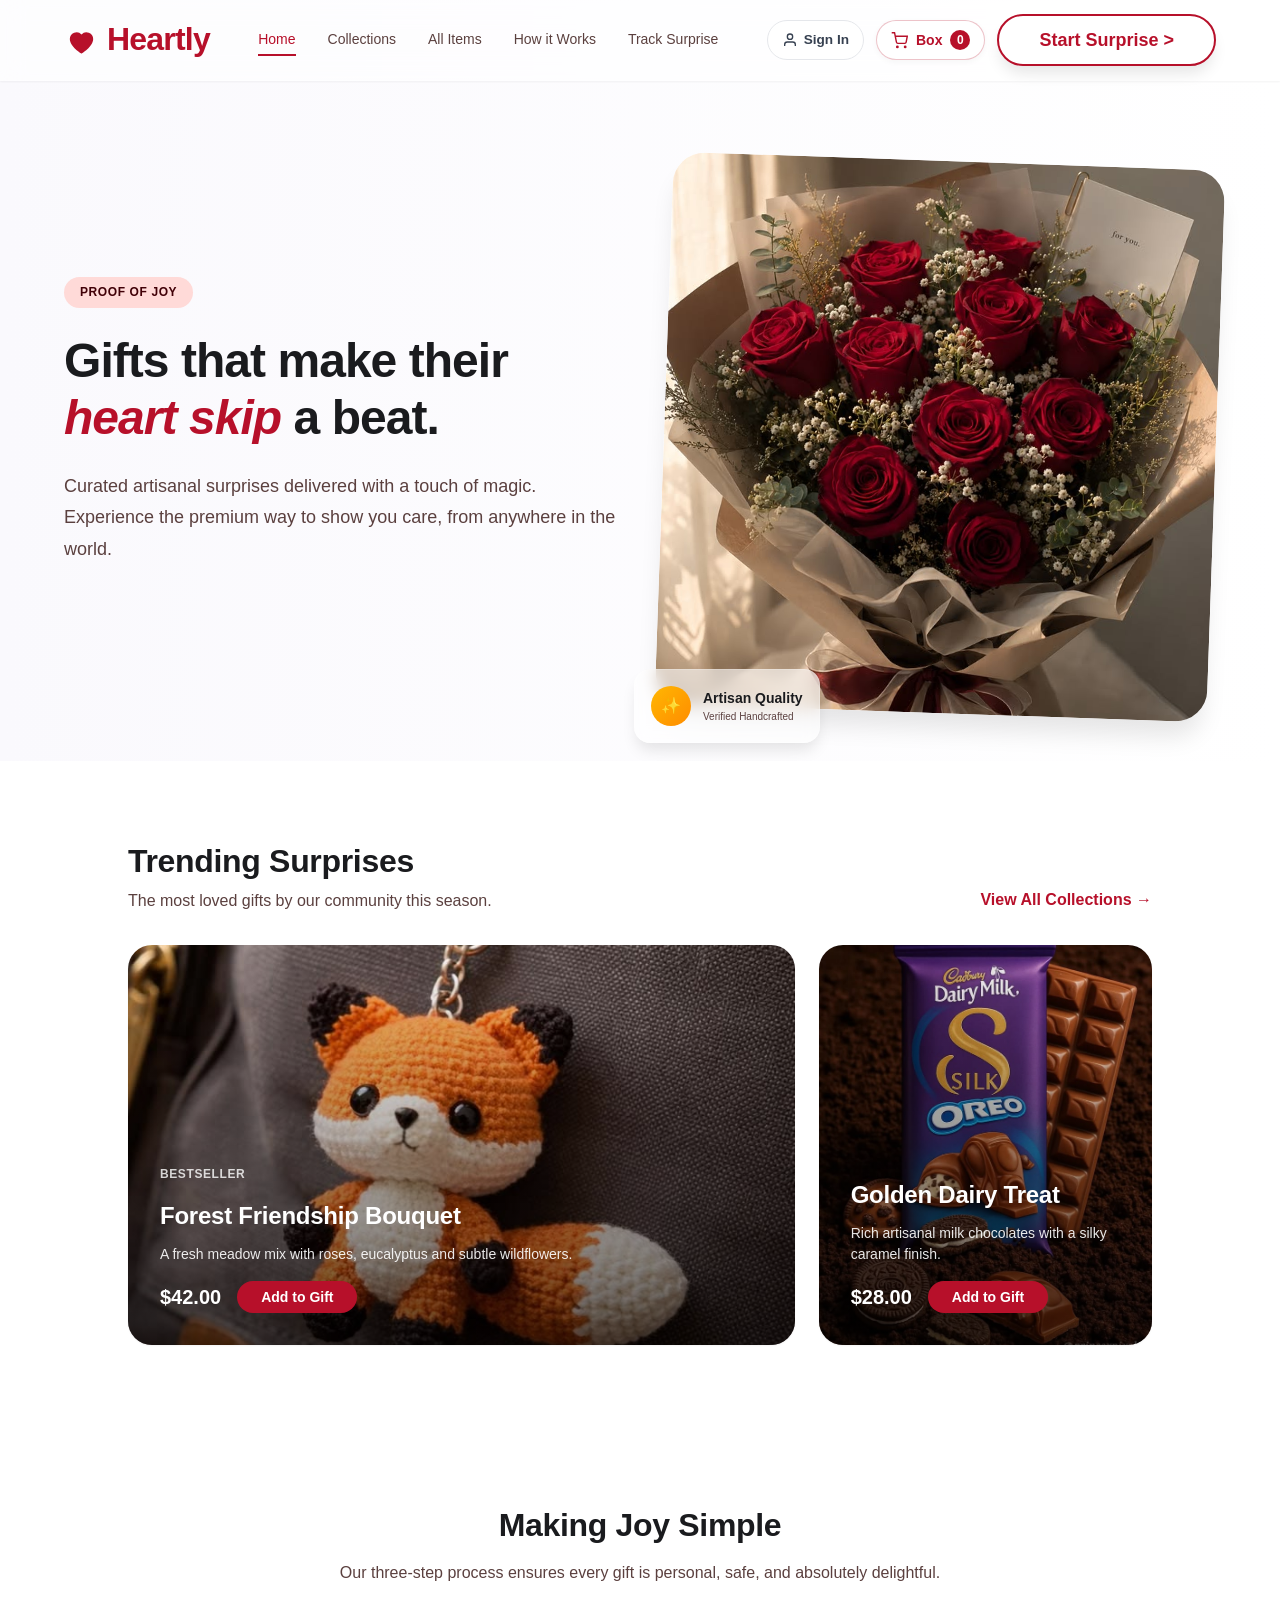
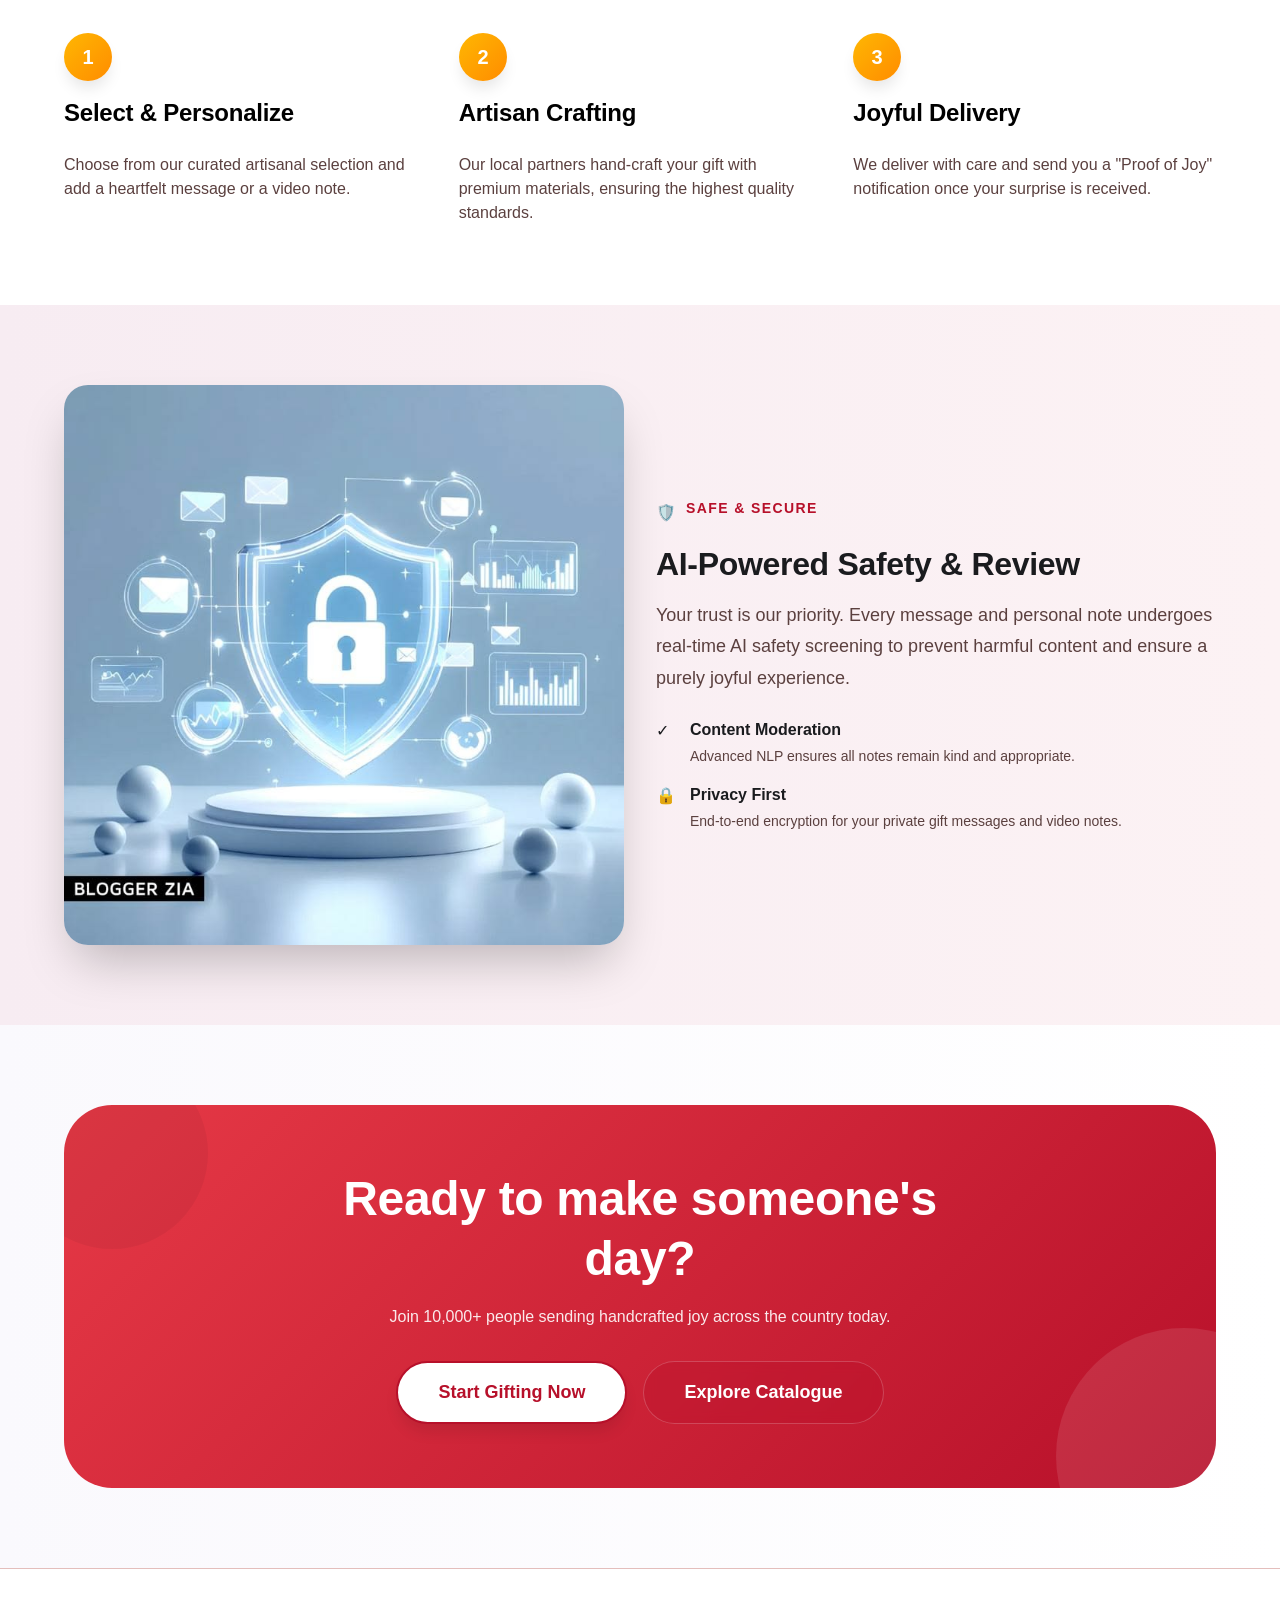
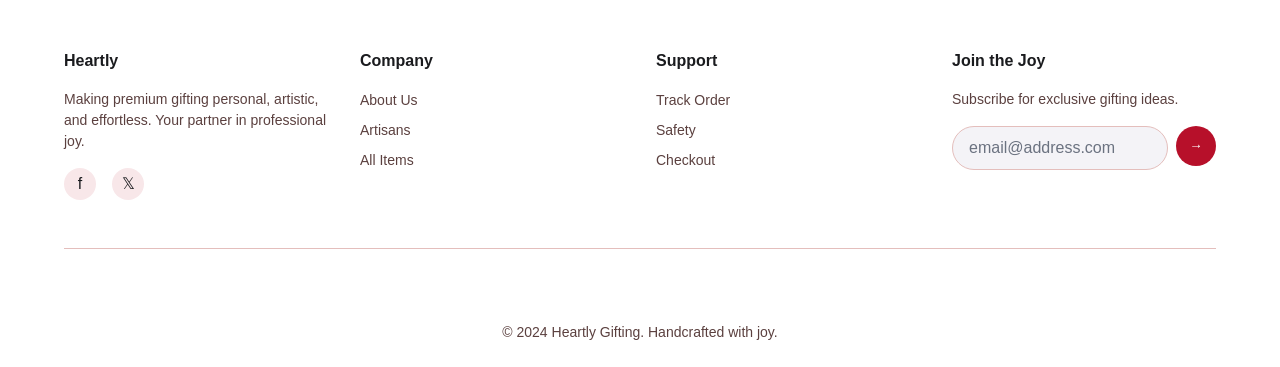
<file: index.html>
<!DOCTYPE html>
<html lang="en">
<head>
    <meta charset="UTF-8">
    <meta name="viewport" content="width=device-width, initial-scale=1.0">
    <title>Heartly - Premium Artisanal Gifting</title>
    <link rel="stylesheet" href="styles.css">
    <link rel="stylesheet" href="cart.css">
    <link rel="stylesheet" href="auth.css">
</head>
<body>
    <!-- Navigation -->
    <nav>
        <div class="nav-container">
            <a href="index.html" class="logo">
                <svg viewBox="0 0 24 24" class="logo-icon" aria-hidden="true">
                    <path d="M12 21s-8-4.7-8-10a4.6 4.6 0 0 1 8-3.1A4.6 4.6 0 0 1 20 11c0 5.3-8 10-8 10z"/>
                </svg>
                <span class="logo-text">Heartly</span>
            </a>
            <div class="nav-links">
                <a href="index.html" class="active">Home</a>
                <a href="category.html">Collections</a>
                <a href="items.html">All Items</a>
                <a href="#how">How it Works</a>
                <a href="track.html">Track Surprise</a>
            </div>
            <div class="nav-actions">
                <div class="nav-auth-slot"></div>
                <a href="checkout.html" class="cart-nav-link" aria-label="View Surprise Box">
                    <svg viewBox="0 0 24 24" class="cart-icon-svg"><circle cx="9" cy="21" r="1"/><circle cx="20" cy="21" r="1"/><path d="M1 1h4l2.68 13.39a2 2 0 0 0 2 1.61h9.72a2 2 0 0 0 2-1.61L23 6H6"/></svg>
                    <span>Box</span>
                    <span class="cart-badge" id="cart-count">0</span>
                </a>
                <a href="category.html" class="btn btn-primary btn-pill" style="text-decoration:none; display:inline-flex; align-items:center; justify-content:center;">
                    Start Surprise >
                </a>
            </div>
        </div>
    </nav>

    <!-- Hero Section -->
    <section class="hero">
        <div class="hero-content">
            <div class="hero-text">
                <span class="badge">PROOF OF JOY</span>
                <h1>
                    Gifts that make their
                    <br>
                    <span class="italic">heart skip</span> a beat.
                </h1>
                <p class="hero-tagline">
                    Curated artisanal surprises delivered with a touch of magic.
                    Experience the premium way to show you care, from anywhere in the world.
                </p>
                
                <!-- <form class="quick-form">
                    <div class="form-group">
                        <div class="form-field">
                            <label>Surprise Type</label>
                            <select>
                                <option>Artisan Bouquet</option>
                                <option>Artisan Tea</option>
                                <option>Chocolates</option>
                            </select>
                        </div>
                        <div class="form-field">
                            <label>Delivery Date</label>
                            <input type="date" placeholder="mm/dd/yyyy">
                        </div>
                    </div>
                    <button type="submit" class="btn-submit">→ Send a Surprise</button>
                </form> -->
            </div>

            <div class="hero-image">
                <div class="hero-image-wrapper">
                    <img src="image/g.jpeg" alt="Artisan Flowers">
                </div>
                <div class="floating-card">
                    <div class="floating-icon">✨</div>
                    <div class="floating-text">
                        <h4>Artisan Quality</h4>
                        <p>Verified Handcrafted</p>
                    </div>
                </div>
            </div>
        </div>
    </section>

    <!-- Trending Surprises Section -->
    <section class="section-trending" id="gifts">
        <div class="container">
            <div class="section-header">
                <div class="section-header-content">
                    <h2>Trending Surprises</h2>
                    <p>The most loved gifts by our community this season.</p>
                </div>
                <a href="category.html" class="view-all">View All Collections →</a>
            </div>

            <div class="bento-grid">
                <div class="card-large">
                    <img src="image/box.jpeg" alt="The Midnight Bloom" class="card-large-image">
                    <div class="card-overlay">
                        <div>
                            <span class="badge">Bestseller</span>
                            <h3 class="h3">The Midnight Bloom</h3>
                            <p class="card-description">Hand-selected midnight proteas and silver eucalyptus.</p>
                        </div>
                        <div class="card-footer">
                            <span class="card-price">$85.00</span>
                            <button class="btn-card">Add to Gift</button>
                        </div>
                    </div>
                </div>

                <div class="card-small">
                    <img src="image/boquet.jpeg" alt="Serenity Set" class="card-small-image">
                    <div class="card-overlay">
                        <h3 class="h3">Serenity Set</h3>
                        <p class="card-description">Artisanal wax and botanicals.</p>
                        <div class="card-footer">
                            <span class="card-price">$28.00</span>
                            <button class="btn-card">Add to Gift</button>
                        </div>
                    </div>
                </div>
            </div>
        </div>
    </section>

    <!-- How It Works Section -->
    <section class="section-how" id="how">
        <div class="how-header">
            <h2>Making Joy Simple</h2>
            <p>Our three-step process ensures every gift is personal, safe, and absolutely delightful.</p>
        </div>

        <div class="steps-container">
            <div class="step">
                <div class="step-number">1</div>
                <h3>Select & Personalize</h3>
                <p>Choose from our curated artisanal selection and add a heartfelt message or a video note.</p>
            </div>

            <div class="step">
                <div class="step-number">2</div>
                <h3>Artisan Crafting</h3>
                <p>Our local partners hand-craft your gift with premium materials, ensuring the highest quality standards.</p>
            </div>

            <div class="step">
                <div class="step-number">3</div>
                <h3>Joyful Delivery</h3>
                <p>We deliver with care and send you a "Proof of Joy" notification once your surprise is received.</p>
            </div>
        </div>
    </section>

    <!-- Safety Section -->
    <section class="section-safety" id="safety">
        <div class="safety-container">
            <img src="image/f.jpeg" alt="AI Safety" class="safety-image">
            
            <div class="safety-content">
                <div class="safety-badge">
                    <span class="safety-badge-icon">🛡️</span>
                    <span class="safety-badge-text">Safe & Secure</span>
                </div>
                <h2>AI-Powered Safety & Review</h2>
                <p class="safety-description">
                    Your trust is our priority. Every message and personal note undergoes real-time AI safety screening to prevent harmful content and ensure a purely joyful experience.
                </p>
                
                <div class="safety-list">
                    <div class="safety-item">
                        <span class="safety-item-icon">✓</span>
                        <div class="safety-item-content">
                            <h4>Content Moderation</h4>
                            <p>Advanced NLP ensures all notes remain kind and appropriate.</p>
                        </div>
                    </div>
                    <div class="safety-item">
                        <span class="safety-item-icon">🔒</span>
                        <div class="safety-item-content">
                            <h4>Privacy First</h4>
                            <p>End-to-end encryption for your private gift messages and video notes.</p>
                        </div>
                    </div>
                </div>
            </div>
        </div>
    </section>

    <!-- CTA Section -->
    <section style="padding: 5rem 4rem;">
        <div class="section-cta">
            <div class="cta-content">
                <h2>Ready to make someone's<br>day?</h2>
                <p>Join 10,000+ people sending handcrafted joy across the country today.</p>
                <div class="cta-buttons">
                    <a class="btn-primary" href="category.html" style="text-decoration:none; display:inline-flex; align-items:center; justify-content:center;">Start Gifting Now</a>
                    <a class="btn-secondary" href="items.html" style="text-decoration:none; display:inline-flex; align-items:center; justify-content:center;">Explore Catalogue</a>
                </div>
            </div>
        </div>
    </section>

    <!-- Footer -->
    <footer>
        <div class="footer-content">
            <div class="footer-section">
                <h4>Heartly</h4>
                <p>Making premium gifting personal, artistic, and effortless. Your partner in professional joy.</p>
                <div class="social-links">
                    <div class="social-icon">f</div>
                    <div class="social-icon">𝕏</div>
                </div>
            </div>

            <div class="footer-section">
                <h4>Company</h4>
                <div class="footer-links">
                    <a href="#how">About Us</a>
                    <a href="category.html">Artisans</a>
                    <a href="items.html">All Items</a>
                </div>
            </div>

            <div class="footer-section">
                <h4>Support</h4>
                <div class="footer-links">
                    <a href="track.html">Track Order</a>
                    <a href="#safety">Safety</a>
                    <a href="checkout.html">Checkout</a>
                </div>
            </div>

            <div class="footer-section">
                <h4>Join the Joy</h4>
                <p>Subscribe for exclusive gifting ideas.</p>
                <form class="newsletter-form">
                    <input type="email" class="newsletter-input" placeholder="email@address.com">
                    <button type="submit" class="btn-newsletter">→</button>
                </form>
            </div>
        </div>

        <div class="footer-bottom">
            © 2024 Heartly Gifting. Handcrafted with joy.
        </div>
    </footer>

    <script>
        // Smooth scroll navigation
        document.querySelectorAll('a[href^="#"]').forEach(anchor => {
            anchor.addEventListener('click', function (e) {
                const href = this.getAttribute('href');
                if (!href || href === '#' || href.length < 2) return;
                const target = document.querySelector(href);
                if (target) {
                    e.preventDefault();
                    target.scrollIntoView({ behavior: 'smooth' });
                }
            });
        });

        // Update active nav link on scroll
        window.addEventListener('scroll', () => {
            const sections = document.querySelectorAll('section[id]');
            let current = '';
            
            sections.forEach(section => {
                const sectionTop = section.offsetTop;
                if (pageYOffset >= sectionTop - 200) {
                    current = section.getAttribute('id');
                }
            });

            document.querySelectorAll('.nav-links a').forEach(link => {
                const href = link.getAttribute('href');
                if (href && href.startsWith('#') && href.slice(1) === current) {
                    document.querySelectorAll('.nav-links a').forEach(l => l.classList.remove('active'));
                    link.classList.add('active');
                }
            });
        });

        // Form submission (safe guard if quick-form exists)
        const quickForm = document.querySelector('.quick-form');
        if (quickForm) {
            quickForm.addEventListener('submit', (e) => {
                e.preventDefault();
                alert('Thank you for your interest! This is a demo form.');
            });
        }

        // Newsletter subscription
        const newsletterForm = document.querySelector('.newsletter-form');
        if (newsletterForm) {
            newsletterForm.addEventListener('submit', (e) => {
                e.preventDefault();
                const emailInput = document.querySelector('.newsletter-input');
                const email = emailInput ? emailInput.value : '';
                alert(`Thanks for subscribing with ${email}!`);
                if (emailInput) emailInput.value = '';
            });
        }

        // Add animation on scroll
        const observerOptions = {
            threshold: 0.1,
            rootMargin: '0px 0px -100px 0px'
        };

        const observer = new IntersectionObserver((entries) => {
            entries.forEach(entry => {
                if (entry.isIntersecting) {
                    entry.target.classList.add('animate-in');
                }
            });
        }, observerOptions);

        document.querySelectorAll('.step, .card-large, .card-small, .safety-item').forEach(el => {
            observer.observe(el);
        });
    </script>
    <script src="auth.js"></script>
    <script src="products.js"></script>
    <script src="cart.js"></script>
</body>
</html>
</file>
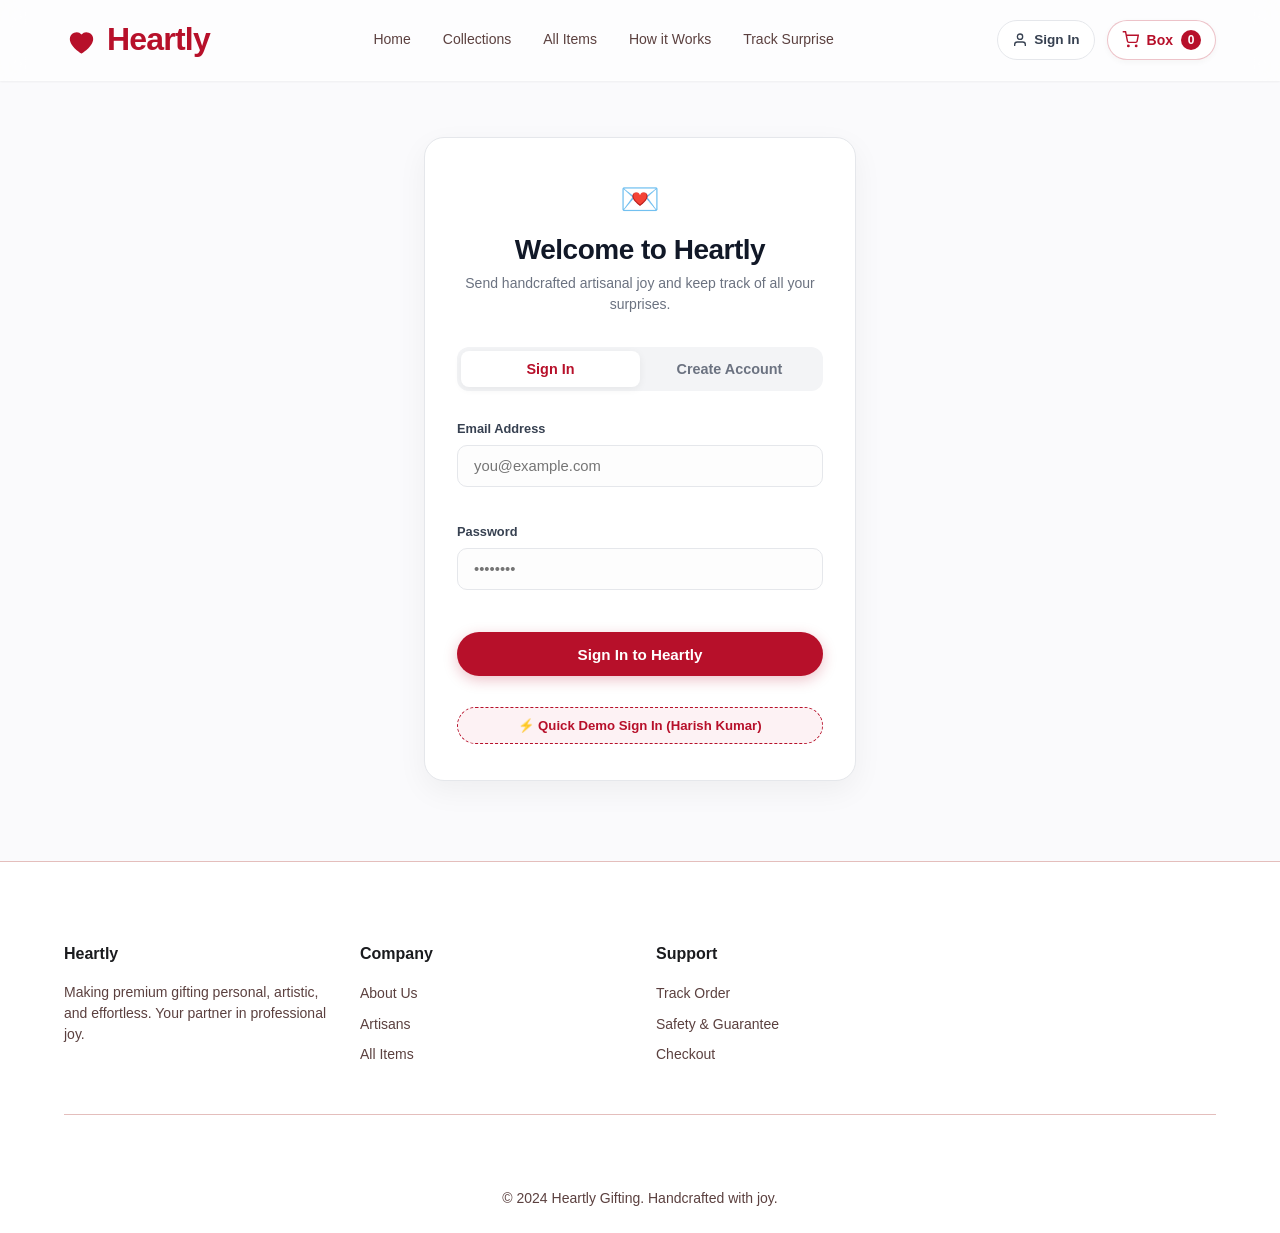
<file: auth.html>
<!DOCTYPE html>
<html lang="en">
<head>
    <meta charset="UTF-8">
    <meta name="viewport" content="width=device-width, initial-scale=1.0">
    <title>Heartly — Sign In & Register</title>
    <link rel="stylesheet" href="styles.css">
    <link rel="stylesheet" href="cart.css">
    <link rel="stylesheet" href="auth.css">
</head>
<body style="background: #fafafc; min-height: 100vh; display: flex; flex-direction: column;">

    <!-- Navigation -->
    <nav>
        <div class="nav-container">
            <a href="index.html" class="logo">
                <svg viewBox="0 0 24 24" class="logo-icon" aria-hidden="true">
                    <path d="M12 21s-8-4.7-8-10a4.6 4.6 0 0 1 8-3.1A4.6 4.6 0 0 1 20 11c0 5.3-8 10-8 10z"/>
                </svg>
                <span class="logo-text">Heartly</span>
            </a>
            <div class="nav-links">
                <a href="index.html">Home</a>
                <a href="category.html">Collections</a>
                <a href="items.html">All Items</a>
                <a href="index.html#how">How it Works</a>
                <a href="track.html">Track Surprise</a>
            </div>
            <div class="nav-actions">
                <div class="nav-auth-slot">
                    <!-- Populated dynamically by auth.js -->
                </div>
                <a href="checkout.html" class="cart-nav-link" aria-label="View Surprise Box">
                    <svg viewBox="0 0 24 24" class="cart-icon-svg"><circle cx="9" cy="21" r="1"/><circle cx="20" cy="21" r="1"/><path d="M1 1h4l2.68 13.39a2 2 0 0 0 2 1.61h9.72a2 2 0 0 0 2-1.61L23 6H6"/></svg>
                    <span>Box</span>
                    <span class="cart-badge" id="cart-count">0</span>
                </a>
            </div>
        </div>
    </nav>

    <!-- Main Auth Container -->
    <main style="flex: 1;">
        <div class="auth-wrapper">
            <div class="auth-card">
                <div class="auth-header">
                    <div style="font-size: 2rem; margin-bottom: 0.5rem;">💌</div>
                    <h1>Welcome to Heartly</h1>
                    <p>Send handcrafted artisanal joy and keep track of all your surprises.</p>
                </div>

                <div class="auth-tabs">
                    <button type="button" class="auth-tab-btn active" id="tab-login">Sign In</button>
                    <button type="button" class="auth-tab-btn" id="tab-register">Create Account</button>
                </div>

                <div id="auth-alert" class="auth-alert"></div>

                <!-- 1. Login Form -->
                <form id="form-login" class="auth-form">
                    <div class="form-group">
                        <label class="form-label" for="login-email">Email Address</label>
                        <input type="email" id="login-email" class="form-input" placeholder="you@example.com" required autocomplete="email" />
                    </div>

                    <div class="form-group">
                        <label class="form-label" for="login-password">Password</label>
                        <input type="password" id="login-password" class="form-input" placeholder="••••••••" required autocomplete="current-password" />
                    </div>

                    <button type="submit" class="btn-auth-submit">Sign In to Heartly</button>

                    <button type="button" id="btn-demo-login" class="btn-demo-quick">
                        ⚡ Quick Demo Sign In (Harish Kumar)
                    </button>
                </form>

                <!-- 2. Registration Form -->
                <form id="form-register" class="auth-form" style="display: none;">
                    <div class="form-group">
                        <label class="form-label" for="reg-name">Full Name</label>
                        <input type="text" id="reg-name" class="form-input" placeholder="Harish Kumar" required />
                    </div>

                    <div class="form-group">
                        <label class="form-label" for="reg-email">Email Address</label>
                        <input type="email" id="reg-email" class="form-input" placeholder="harish@example.com" required autocomplete="email" />
                    </div>

                    <div class="form-group">
                        <label class="form-label" for="reg-phone">Phone Number (Optional)</label>
                        <input type="tel" id="reg-phone" class="form-input" placeholder="+91 98765 43210" />
                    </div>

                    <div class="form-group">
                        <label class="form-label" for="reg-password">Password (min 6 characters)</label>
                        <input type="password" id="reg-password" class="form-input" placeholder="••••••••" minlength="6" required autocomplete="new-password" />
                    </div>

                    <div class="form-group">
                        <label class="form-label" for="reg-confirm">Confirm Password</label>
                        <input type="password" id="reg-confirm" class="form-input" placeholder="••••••••" minlength="6" required autocomplete="new-password" />
                    </div>

                    <button type="submit" class="btn-auth-submit">Create My Account</button>
                </form>
            </div>
        </div>
    </main>

    <!-- Footer -->
    <footer>
        <div class="footer-content">
            <div class="footer-section">
                <h4>Heartly</h4>
                <p>Making premium gifting personal, artistic, and effortless. Your partner in professional joy.</p>
            </div>
            <div class="footer-section">
                <h4>Company</h4>
                <div class="footer-links">
                    <a href="index.html#how">About Us</a>
                    <a href="category.html">Artisans</a>
                    <a href="items.html">All Items</a>
                </div>
            </div>
            <div class="footer-section">
                <h4>Support</h4>
                <div class="footer-links">
                    <a href="track.html">Track Order</a>
                    <a href="index.html#safety">Safety & Guarantee</a>
                    <a href="checkout.html">Checkout</a>
                </div>
            </div>
        </div>
        <div class="footer-bottom">
            © 2024 Heartly Gifting. Handcrafted with joy.
        </div>
    </footer>

    <script src="auth.js"></script>
    <script src="cart.js"></script>
</body>
</html>
</file>
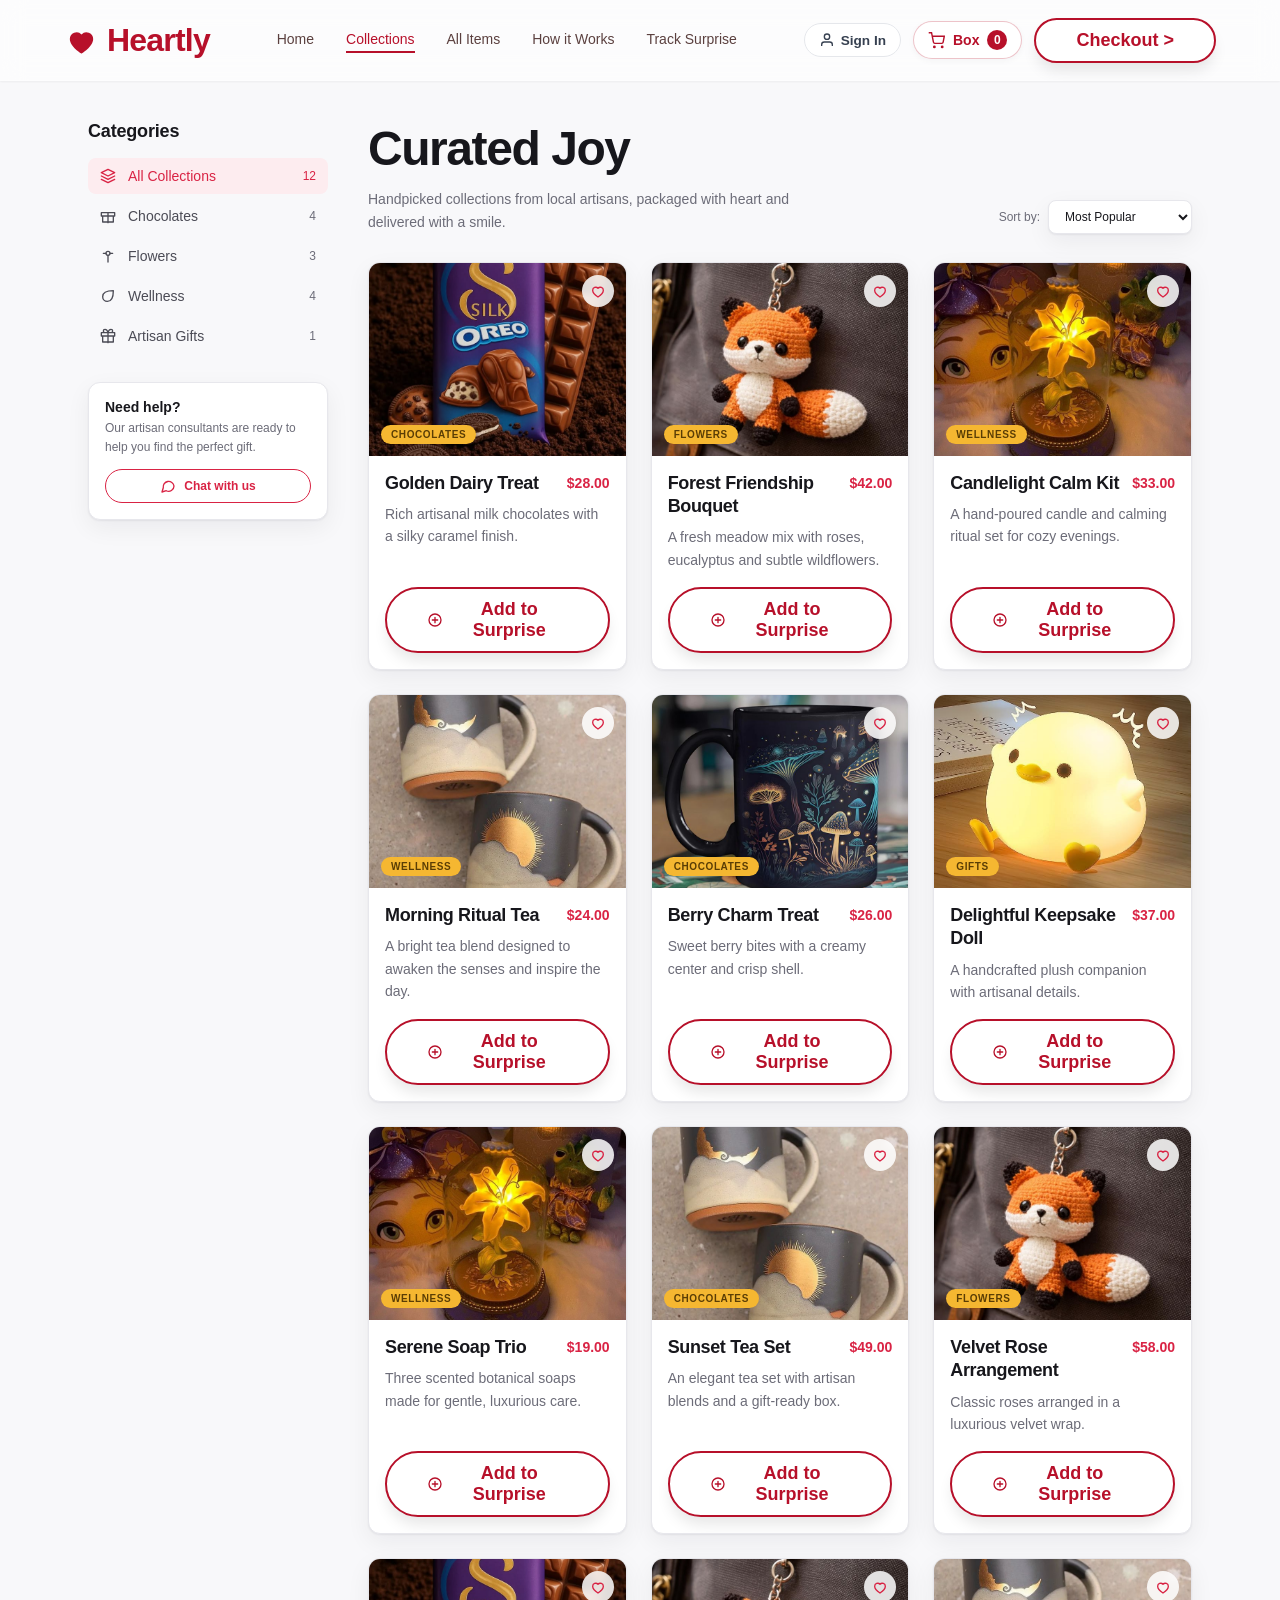
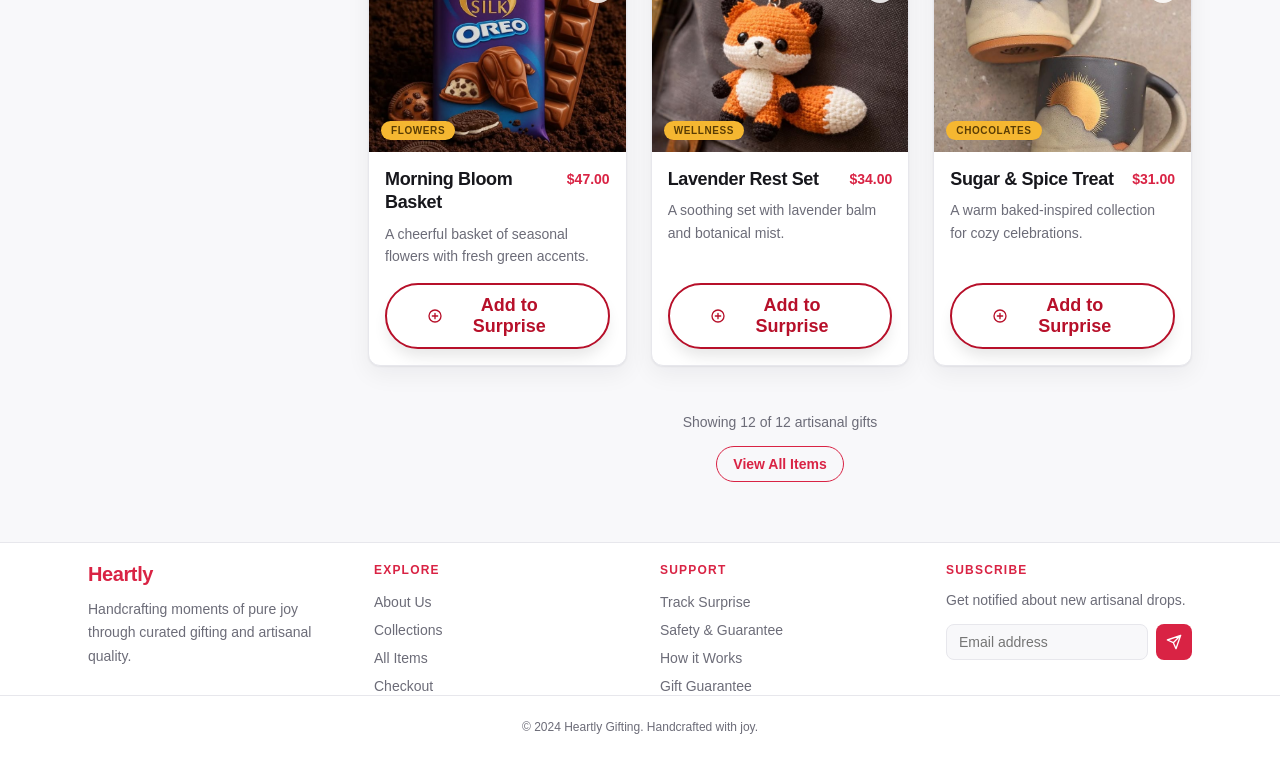
<file: category.html>
<!DOCTYPE html>
<html lang="en">
<head>
<meta charset="utf-8" />
<meta name="viewport" content="width=device-width, initial-scale=1" />
<title>Heartly — Curated Artisan Gift Collections</title>
<meta name="description" content="Handpicked chocolate, flower and wellness gift collections from local artisans, packaged with heart and delivered with a smile." />
<link rel="preconnect" href="https://fonts.googleapis.com" />
<link rel="preconnect" href="https://fonts.gstatic.com" crossorigin />
<link href="https://fonts.googleapis.com/css2?family=Plus+Jakarta+Sans:wght@400;500;600;700;800&display=swap" rel="stylesheet" />
<link rel="stylesheet" href="category.css" />
<link rel="stylesheet" href="cart.css" />
<link rel="stylesheet" href="auth.css" />
</head>
<body>

<!-- HEADER -->
<!-- <nav class="main-nav">
  <div class="container header-inner">
    <a class="logo" href="index.html">
      <svg viewBox="0 0 24 24" class="icon heart-fill"><path d="M12 21s-8-4.7-8-10a4.6 4.6 0 0 1 8-3.1A4.6 4.6 0 0 1 20 11c0 5.3-8 10-8 10z"/></svg>
      Heartly
    </a>
    
      <a href="#gifts">Gifts</a>
      <a href="#how">How it Works</a>
      <a href="#safety">Safety</a>
    
    <a href="checkout.html" class="btn btn-primary btn-pill" style="text-decoration:none; display:inline-flex; align-items:center; justify-content:center;">
      <svg viewBox="0 0 24 24" class="icon"><path d="M20 12v9H4v-9M2 7h20v5H2zM12 22V7M12 7H7.5a2.5 2.5 0 0 1 0-5C11 2 12 7 12 7zM12 7h4.5a2.5 2.5 0 0 0 0-5C13 2 12 7 12 7z"/></svg>
      Track Surprise
    </a>
  </div>
</nav> -->
<nav>
    <div class="nav-container">
        <a href="index.html" class="logo">
            <svg viewBox="0 0 24 24" class="logo-icon" aria-hidden="true">
                <path d="M12 21s-8-4.7-8-10a4.6 4.6 0 0 1 8-3.1A4.6 4.6 0 0 1 20 11c0 5.3-8 10-8 10z"/>
            </svg>
            <span class="logo-text">Heartly</span>
        </a>
        <div class="nav-links">
            <a href="index.html">Home</a>
            <a href="category.html" class="active">Collections</a>
            <a href="items.html">All Items</a>
            <a href="index.html#how">How it Works</a>
            <a href="track.html">Track Surprise</a>
        </div>
        <div class="nav-actions">
            <div class="nav-auth-slot"></div>
            <a href="checkout.html" class="cart-nav-link" aria-label="View Surprise Box">
                <svg viewBox="0 0 24 24" class="cart-icon-svg"><circle cx="9" cy="21" r="1"/><circle cx="20" cy="21" r="1"/><path d="M1 1h4l2.68 13.39a2 2 0 0 0 2 1.61h9.72a2 2 0 0 0 2-1.61L23 6H6"/></svg>
                <span>Box</span>
                <span class="cart-badge" id="cart-count">0</span>
            </a>
            <a href="checkout.html" class="btn btn-primary btn-pill" style="text-decoration:none; display:inline-flex; align-items:center; justify-content:center;">
                Checkout >
            </a>
        </div>
    </div>
</nav>

<div class="container layout">

  <!-- SIDEBAR -->
  <aside class="sidebar">
    <h2 class="sidebar-title">Categories</h2>
    <ul class="cat-list">
      <li><a class="cat is-active" href="#gifts" data-category="all">
        <svg viewBox="0 0 24 24" class="icon"><path d="M12 2L2 7l10 5 10-5-10-5zM2 17l10 5 10-5M2 12l10 5 10-5"/></svg>
        <span>All Collections</span><em>12</em></a></li>
      <li><a class="cat" href="#gifts" data-category="chocolates">
        <svg viewBox="0 0 24 24" class="icon"><path d="M20 12v9H4v-9M2 7h20v5H2zM12 22V7"/></svg>
        <span>Chocolates</span><em>4</em></a></li>
      <li><a class="cat" href="#gifts" data-category="flowers">
        <svg viewBox="0 0 24 24" class="icon"><circle cx="12" cy="8" r="3"/><path d="M12 11v10M9 8H5m14 0h-4"/></svg>
        <span>Flowers</span><em>3</em></a></li>
      <li><a class="cat" href="#gifts" data-category="wellness">
        <svg viewBox="0 0 24 24" class="icon"><path d="M11 20A7 7 0 0 1 4 13c0-6 7-9 16-9 0 9-3 16-9 16z"/></svg>
        <span>Wellness</span><em>4</em></a></li>
      <li><a class="cat" href="#gifts" data-category="gifts">
        <svg viewBox="0 0 24 24" class="icon"><path d="M20 12v9H4v-9M2 7h20v5H2zM12 22V7M12 7H7.5a2.5 2.5 0 0 1 0-5C11 2 12 7 12 7zM12 7h4.5a2.5 2.5 0 0 0 0-5C13 2 12 7 12 7z"/></svg>
        <span>Artisan Gifts</span><em>1</em></a></li>
    </ul>

    <div class="help-card">
      <h3>Need help?</h3>
      <p>Our artisan consultants are ready to help you find the perfect gift.</p>
      <button class="btn btn-outline btn-pill btn-sm">
        <svg viewBox="0 0 24 24" class="icon"><path d="M21 12a8 8 0 0 1-11.6 7.1L3 21l1.9-6.4A8 8 0 1 1 21 12z"/></svg>
        Chat with us
      </button>
    </div>
  </aside>

  <!-- MAIN -->
  <main id="gifts" class="main">
    <h1 class="page-title">Curated Joy</h1>
    <div class="page-meta">
      <p class="lead">Handpicked collections from local artisans, packaged with heart and delivered with a smile.</p>
      <label class="sort">Sort by:
        <select>
          <option>Most Popular</option>
          <option>Newest</option>
          <option>Price: Low to High</option>
          <option>Price: High to Low</option>
        </select>
      </label>
    </div>

    <div class="product-grid" id="category-product-grid">
      <!-- Products loaded dynamically from product.json via products.js -->
    </div>

    <div class="pagination">
      <p>Showing 12 of 12 artisanal gifts</p>
      <a class="btn btn-outline btn-pill" href="items.html"  style="text-decoration:none; display:inline-flex; align-items:center; justify-content:center;">View All Items</a>
    </div>
  </main>
</div>

<!-- FOOTER -->
<footer class="site-footer">
  <div class="container footer-grid">
    <div>
      <span class="footer-logo">Heartly</span>
      <p class="footer-about">Handcrafting moments of pure joy through curated gifting and artisanal quality.</p>
    </div>
    <div>
      <h3 class="footer-title">Explore</h3>
      <ul class="footer-links">
        <li><a href="index.html#how">About Us</a></li>
        <li><a href="category.html">Collections</a></li>
        <li><a href="items.html">All Items</a></li>
        <li><a href="checkout.html">Checkout</a></li>
      </ul>
    </div>
    <div>
      <h3 class="footer-title">Support</h3>
      <ul class="footer-links">
        <li><a href="track.html">Track Surprise</a></li>
        <li><a href="index.html#safety">Safety & Guarantee</a></li>
        <li><a href="index.html#how">How it Works</a></li>
        <li><a href="checkout.html">Gift Guarantee</a></li>
      </ul>
    </div>
    <div>
      <h3 class="footer-title">Subscribe</h3>
      <p class="footer-about">Get notified about new artisanal drops.</p>
      <form class="subscribe" onsubmit="return false">
        <input type="email" placeholder="Email address" aria-label="Email address" required />
        <button type="submit" aria-label="Subscribe">
          <svg viewBox="0 0 24 24" class="icon"><path d="M22 2L11 13M22 2l-7 20-4-9-9-4z"/></svg>
        </button>
      </form>
    </div>
  </div>
  <div class="copyright">© 2024 Heartly Gifting. Handcrafted with joy.</div>
</footer>

<!-- TOAST -->
<div class="toast">
  <span class="toast-icon">
    <svg viewBox="0 0 24 24" class="icon"><path d="M5.8 11.3L2 22l10.7-3.8M4 3h.01M22 8h.01M15 2h.01M22 20h.01M11 13l9-9"/></svg>
  </span>
  <div>
    <p class="toast-title">Added to Surprise!</p>
    <p class="toast-text">Item saved. <a href="checkout.html" style="color:var(--brand); text-decoration:underline; font-weight:600;">Proceed to Checkout &rarr;</a></p>
  </div>
</div>

<script>
  // Safe smooth scroll navigation for valid in-page hash anchors
  document.querySelectorAll('a[href^="#"]').forEach(anchor => {
    anchor.addEventListener('click', function (e) {
      const href = this.getAttribute('href');
      if (!href || href === '#' || href.length < 2) return;
      const target = document.querySelector(href);
      if (target) {
        e.preventDefault();
        target.scrollIntoView({ behavior: 'smooth' });
      }
    });
  });

  // Newsletter subscribe form
  const subscribeForm = document.querySelector('.subscribe');
  if (subscribeForm) {
    subscribeForm.addEventListener('submit', (e) => {
      e.preventDefault();
      const input = subscribeForm.querySelector('input');
      if (input && input.value) {
        alert(`Thanks for subscribing with ${input.value}!`);
        input.value = '';
      }
    });
  }
</script>
<script src="auth.js"></script>
<script src="products.js"></script>
<script src="cart.js"></script>
</body>
</html>
</file>
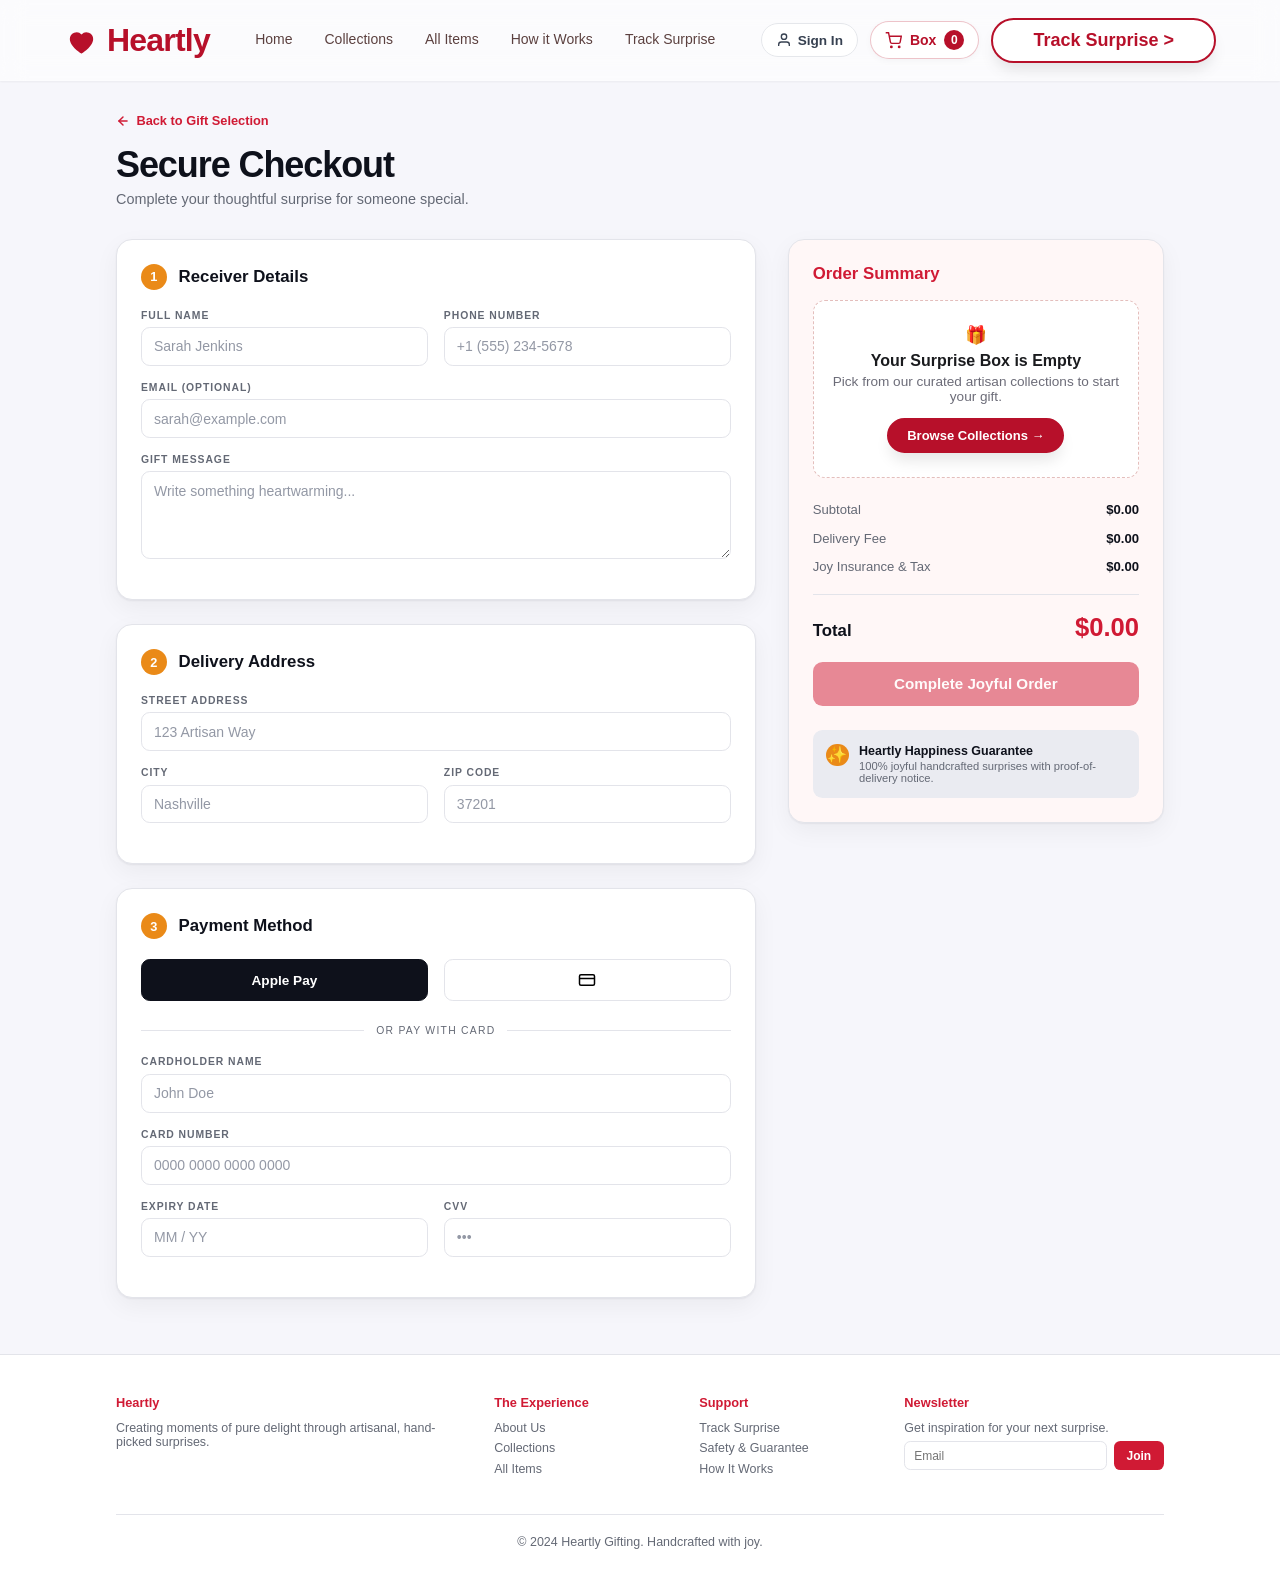
<file: checkout.html>
<!DOCTYPE html>
<html lang="en">
<head>
<meta charset="utf-8" />
<meta name="viewport" content="width=device-width, initial-scale=1" />
<title>Secure Checkout | Heartly Gifting</title>
<meta name="description" content="Complete your thoughtful surprise with Heartly's secure checkout — handcrafted gifts, joyful delivery, 100% happiness guarantee." />
<link rel="stylesheet" href="checkout.css" />
<link rel="stylesheet" href="cart.css" />
<link rel="stylesheet" href="auth.css" />
</head>
<body>
<div class="hy-page">

  <!-- <header class="hy-nav">
    <div class="hy-wrap hy-nav-inner">
      <a class="hy-logo" href="#">
        <svg width="18" height="18" viewBox="0 0 24 24" fill="currentColor"><path d="M12 21s-7.5-4.7-9.3-9A5.2 5.2 0 0 1 12 6.6a5.2 5.2 0 0 1 9.3 5.4C19.5 16.3 12 21 12 21z"/></svg>
        Heartly
      </a>
      <nav class="hy-links">
        <a href="#gifts">Gifts</a>
        <a href="#how">How It Works</a>
        <a href="#safety">Safety</a>
      </nav>
      <button class="hy-pill">Track Surprise</button>
    </div>
  </header> -->
  <nav>
        <div class="nav-container">
            <a href="index.html" class="logo">
                <svg viewBox="0 0 24 24" class="logo-icon" aria-hidden="true">
                    <path d="M12 21s-8-4.7-8-10a4.6 4.6 0 0 1 8-3.1A4.6 4.6 0 0 1 20 11c0 5.3-8 10-8 10z"/>
                </svg>
                <span class="logo-text">Heartly</span>
            </a>
            <div class="nav-links">
                <a href="index.html">Home</a>
                <a href="category.html">Collections</a>
                <a href="items.html">All Items</a>
                <a href="index.html#how">How it Works</a>
                <a href="track.html">Track Surprise</a>
            </div>
            <div class="nav-actions">
                <div class="nav-auth-slot"></div>
                <a href="checkout.html" class="cart-nav-link" aria-label="View Surprise Box">
                    <svg viewBox="0 0 24 24" class="cart-icon-svg"><circle cx="9" cy="21" r="1"/><circle cx="20" cy="21" r="1"/><path d="M1 1h4l2.68 13.39a2 2 0 0 0 2 1.61h9.72a2 2 0 0 0 2-1.61L23 6H6"/></svg>
                    <span>Box</span>
                    <span class="cart-badge" id="cart-count">0</span>
                </a>
                <a href="track.html" class="btn btn-primary btn-pill" style="text-decoration:none; display:inline-flex; align-items:center; justify-content:center;">
                    Track Surprise >
                </a>
            </div>
        </div>
    </nav>

  <main class="hy-wrap">
    <a class="hy-back" href="category.html">
      <svg width="14" height="14" viewBox="0 0 24 24" fill="none" stroke="currentColor" stroke-width="2.5" stroke-linecap="round" stroke-linejoin="round"><path d="M19 12H5"/><path d="m12 19-7-7 7-7"/></svg>
      Back to Gift Selection
    </a>
    <h1 class="hy-h1">Secure Checkout</h1>
    <p class="hy-sub">Complete your thoughtful surprise for someone special.</p>

    <div class="hy-grid">
      <form>
        <section class="hy-card">
          <div class="hy-step"><span class="hy-step-num">1</span><h2 class="hy-step-title">Receiver Details</h2></div>
          <div class="hy-row">
            <div class="hy-field">
              <label class="hy-label" for="name">Full Name</label>
              <input class="hy-input" id="name" placeholder="Sarah Jenkins" />
            </div>
            <div class="hy-field">
              <label class="hy-label" for="phone">Phone Number</label>
              <input class="hy-input" id="phone" type="tel" placeholder="+1 (555) 234-5678" />
            </div>
          </div>
          <div class="hy-field">
            <label class="hy-label" for="email">Email (Optional)</label>
            <input class="hy-input" id="email" type="email" placeholder="sarah@example.com" />
          </div>
          <div class="hy-field">
            <label class="hy-label" for="msg">Gift Message</label>
            <textarea class="hy-textarea" id="msg" placeholder="Write something heartwarming..."></textarea>
          </div>
        </section>

        <section class="hy-card">
          <div class="hy-step"><span class="hy-step-num">2</span><h2 class="hy-step-title">Delivery Address</h2></div>
          <div class="hy-field">
            <label class="hy-label" for="street">Street Address</label>
            <input class="hy-input" id="street" placeholder="123 Artisan Way" />
          </div>
          <div class="hy-row">
            <div class="hy-field">
              <label class="hy-label" for="city">City</label>
              <input class="hy-input" id="city" placeholder="Nashville" />
            </div>
            <div class="hy-field">
              <label class="hy-label" for="zip">Zip Code</label>
              <input class="hy-input" id="zip" placeholder="37201" />
            </div>
          </div>
        </section>

        <section class="hy-card">
          <div class="hy-step"><span class="hy-step-num">3</span><h2 class="hy-step-title">Payment Method</h2></div>
          <div class="hy-pay-row">
            <button type="button" class="hy-pay-btn is-active">Apple Pay</button>
            <button type="button" class="hy-pay-btn" aria-label="Card wallet">
              <svg width="18" height="18" viewBox="0 0 24 24" fill="none" stroke="currentColor" stroke-width="2"><rect x="2" y="5" width="20" height="14" rx="2"/><path d="M2 10h20"/></svg>
            </button>
          </div>
          <div class="hy-divider">Or pay with card</div>
          <div class="hy-field">
            <label class="hy-label" for="holder">Cardholder Name</label>
            <input class="hy-input" id="holder" placeholder="John Doe" />
          </div>
          <div class="hy-field">
            <label class="hy-label" for="card">Card Number</label>
            <input class="hy-input" id="card" inputmode="numeric" placeholder="0000 0000 0000 0000" />
          </div>
          <div class="hy-row">
            <div class="hy-field">
              <label class="hy-label" for="exp">Expiry Date</label>
              <input class="hy-input" id="exp" placeholder="MM / YY" />
            </div>
            <div class="hy-field">
              <label class="hy-label" for="cvv">CVV</label>
              <input class="hy-input" id="cvv" placeholder="&bull;&bull;&bull;" />
            </div>
          </div>
        </section>
      </form>

      <aside class="hy-summary">
        <h2>Order Summary</h2>
        <div class="hy-item">
          <img class="hy-thumb" src="image/fox.jpeg" alt="Artisan Bloom Collection" width="512" height="512" loading="lazy" />
          <div>
            <p class="hy-item-name">The Artisan Bloom Collection</p>
            <p class="hy-item-desc">Handcrafted Ceramic &amp; Peonies</p>
            <p class="hy-price">$89.00</p>
          </div>
        </div>
        <div class="hy-line"><span>Subtotal</span><strong>$89.00</strong></div>
        <div class="hy-line"><span>Delivery Fee</span><span class="hy-free">$12.00</span></div>
        <div class="hy-line"><span>Joy Insurance &amp; Tax</span><strong>$6.45</strong></div>
        <div class="hy-total"><span>Total</span><b>$107.45</b></div>
        <a class="hy-cta" href="track.html" style="text-decoration:none; display:inline-flex; align-items:center; justify-content:center;">
          <svg width="16" height="16" viewBox="0 0 24 24" fill="none" stroke="currentColor" stroke-width="2"><rect x="3" y="11" width="18" height="11" rx="2"/><path d="M7 11V7a5 5 0 0 1 10 0v4"/></svg>
          Complete Joyful Order
        </a>
        <p class="hy-secure">
          <svg width="13" height="13" viewBox="0 0 24 24" fill="none" stroke="currentColor" stroke-width="2"><path d="M20 13c0 5-3.5 7.5-8 9-4.5-1.5-8-4-8-9V6l8-3 8 3z"/><path d="m9 12 2 2 4-4"/></svg>
          256-bit Secure Encryption
        </p>
        <div class="hy-guarantee">
          <span class="hy-badge">
            <svg width="12" height="12" viewBox="0 0 24 24" fill="currentColor"><path d="M12 2l2.2 6.2L20 10l-5.8 1.8L12 18l-2.2-6.2L4 10l5.8-1.8z"/></svg>
          </span>
          <div>
            <h3>Heartly Happiness Guarantee</h3>
            <p>Not 100% joyful? We'll replace it for free, no questions asked.</p>
          </div>
        </div>
      </aside>
    </div>
  </main>

  <footer class="hy-footer">
    <div class="hy-wrap">
      <div class="hy-footer-grid">
        <div>
          <h4>Heartly</h4>
          <p>Creating moments of pure delight through artisanal, hand-picked surprises.</p>
        </div>
        <div>
          <h4>The Experience</h4>
          <a href="index.html#how">About Us</a>
          <a href="category.html">Collections</a>
          <a href="items.html">All Items</a>
        </div>
        <div>
          <h4>Support</h4>
          <a href="track.html">Track Surprise</a>
          <a href="index.html#safety">Safety & Guarantee</a>
          <a href="index.html#how">How It Works</a>
        </div>
        <div>
          <h4>Newsletter</h4>
          <p>Get inspiration for your next surprise.</p>
          <form class="hy-news">
            <input placeholder="Email" aria-label="Email" required />
            <button type="submit">Join</button>
          </form>
        </div>
      </div>
      <p class="hy-copy">&copy; 2024 Heartly Gifting. Handcrafted with joy.</p>
    </div>
  </footer>

  <script>
    const newsForm = document.querySelector('.hy-news');
    if (newsForm) {
      newsForm.addEventListener('submit', (e) => {
        e.preventDefault();
        const input = newsForm.querySelector('input');
        if (input && input.value) {
          alert(`Thanks for joining Heartly with ${input.value}!`);
          input.value = '';
        }
      });
    }
  </script>
  <script src="auth.js"></script>
  <script src="cart.js"></script>
</div>
</body>
</html>
</file>
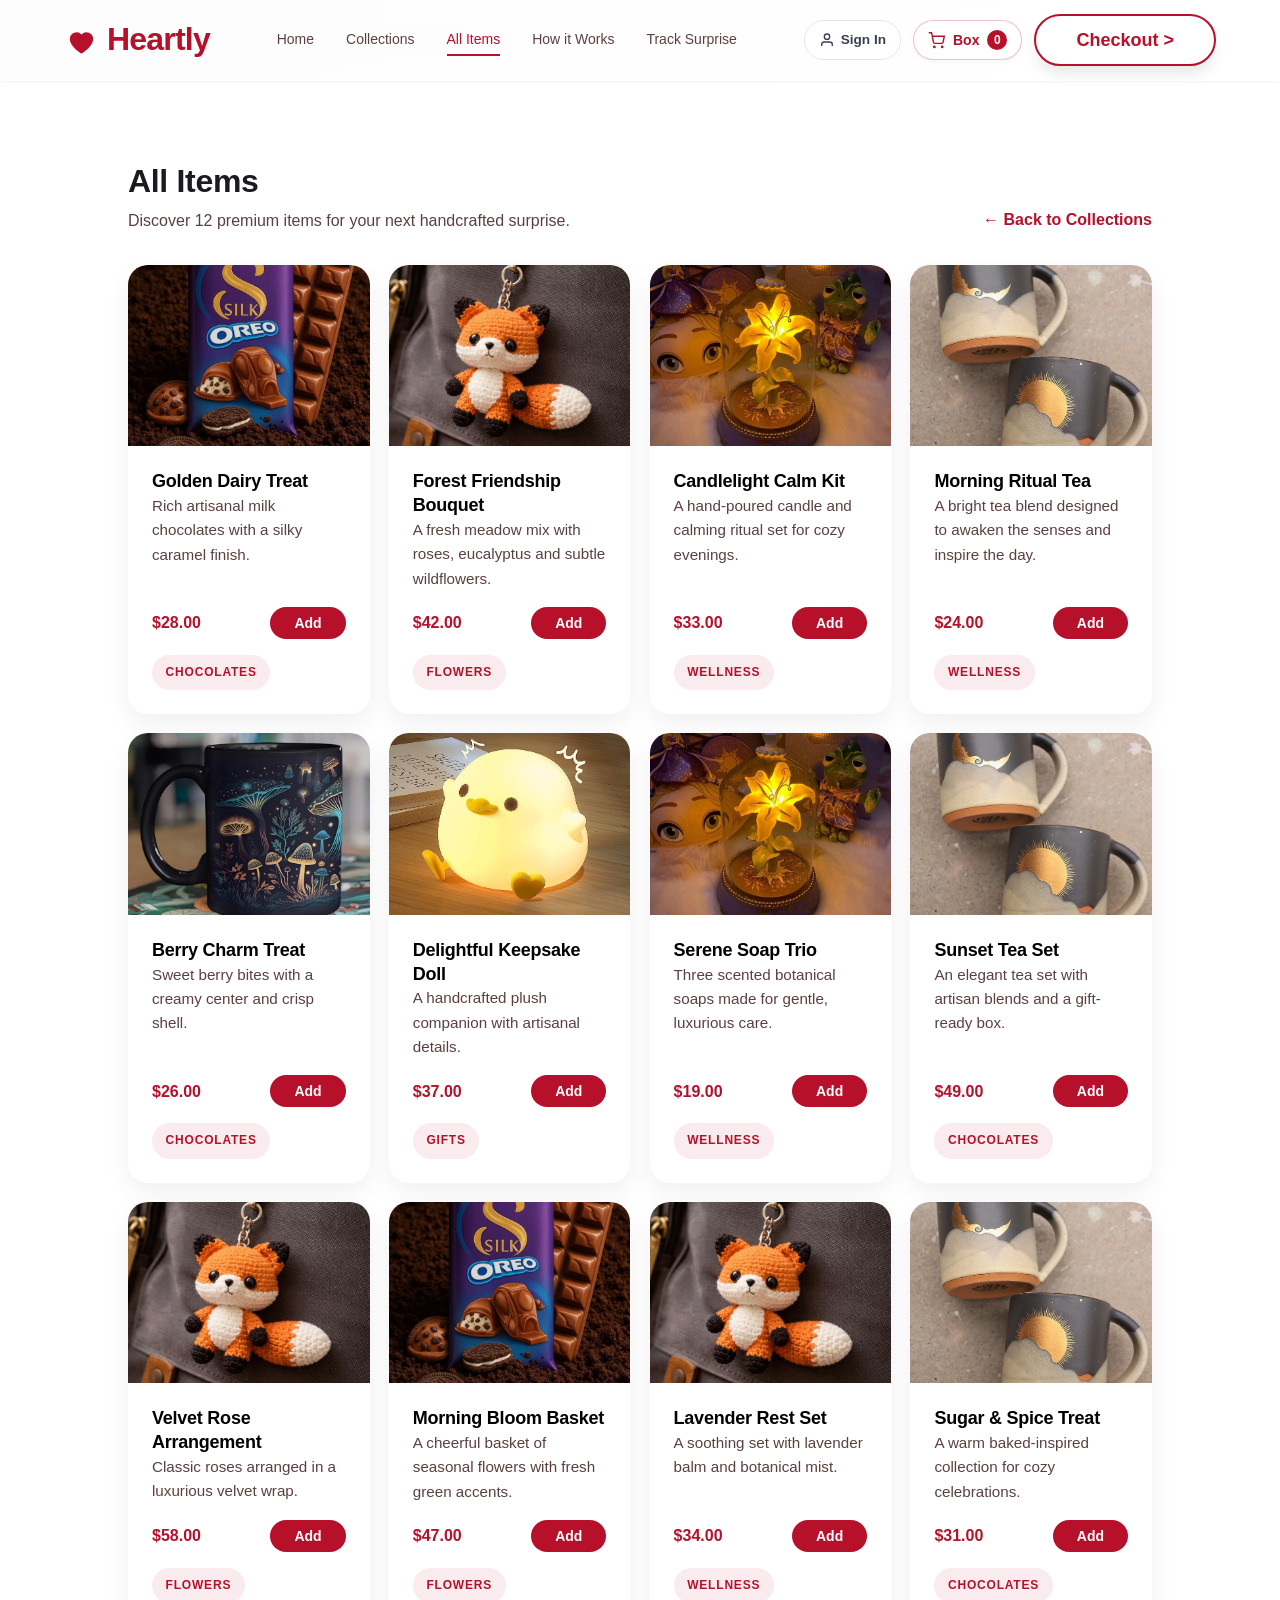
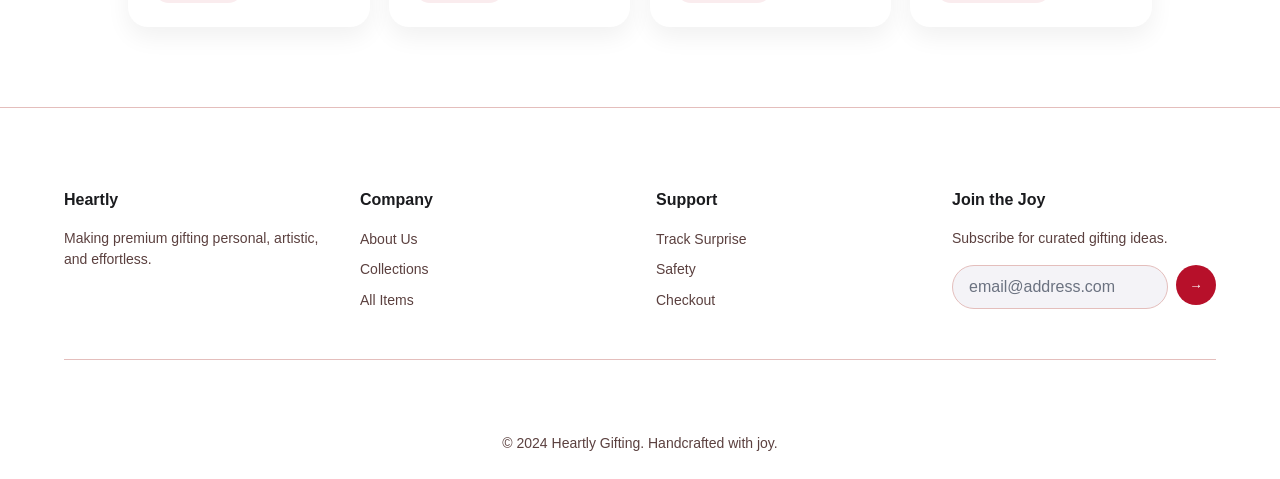
<file: items.html>
<!DOCTYPE html>
<html lang="en">
<head>
    <meta charset="UTF-8" />
    <meta name="viewport" content="width=device-width, initial-scale=1.0" />
    <title>Heartly — Shop Items</title>
    <link rel="stylesheet" href="styles.css" />
    <link rel="stylesheet" href="cart.css" />
    <link rel="stylesheet" href="auth.css" />
</head>
<body>
    <nav>
        <div class="nav-container">
            <a href="index.html" class="logo">
                <svg viewBox="0 0 24 24" class="logo-icon" aria-hidden="true">
                    <path d="M12 21s-8-4.7-8-10a4.6 4.6 0 0 1 8-3.1A4.6 4.6 0 0 1 20 11c0 5.3-8 10-8 10z"/>
                </svg>
                <span class="logo-text">Heartly</span>
            </a>
            <div class="nav-links">
                <a href="index.html">Home</a>
                <a href="category.html">Collections</a>
                <a href="items.html" class="active">All Items</a>
                <a href="index.html#how">How it Works</a>
                <a href="track.html">Track Surprise</a>
            </div>
            <div class="nav-actions">
                <div class="nav-auth-slot"></div>
                <a href="checkout.html" class="cart-nav-link" aria-label="View Surprise Box">
                    <svg viewBox="0 0 24 24" class="cart-icon-svg"><circle cx="9" cy="21" r="1"/><circle cx="20" cy="21" r="1"/><path d="M1 1h4l2.68 13.39a2 2 0 0 0 2 1.61h9.72a2 2 0 0 0 2-1.61L23 6H6"/></svg>
                    <span>Box</span>
                    <span class="cart-badge" id="cart-count">0</span>
                </a>
                <a href="checkout.html" class="btn btn-primary btn-pill" style="text-decoration:none; display:inline-flex; align-items:center; justify-content:center;">Checkout ></a>
            </div>
        </div>
    </nav>

    <section class="section section-trending">
        <div class="container">
            <div class="section-header">
                <div class="section-header-content">
                    <h2>All Items</h2>
                    <p>Discover 12 premium items for your next handcrafted surprise.</p>
                </div>
                <a href="category.html" class="view-all">← Back to Collections</a>
            </div>

            <div class="items-grid" id="items-grid">
                <!-- Products rendered dynamically from product.json via products.js -->
            </div>
        </div>
    </section>

    <footer>
        <div class="footer-content">
            <div class="footer-section">
                <h4>Heartly</h4>
                <p>Making premium gifting personal, artistic, and effortless.</p>
            </div>
            <div class="footer-section">
                <h4>Company</h4>
                <div class="footer-links">
                    <a href="index.html#how">About Us</a>
                    <a href="category.html">Collections</a>
                    <a href="items.html">All Items</a>
                </div>
            </div>
            <div class="footer-section">
                <h4>Support</h4>
                <div class="footer-links">
                    <a href="track.html">Track Surprise</a>
                    <a href="index.html#safety">Safety</a>
                    <a href="checkout.html">Checkout</a>
                </div>
            </div>
            <div class="footer-section">
                <h4>Join the Joy</h4>
                <p>Subscribe for curated gifting ideas.</p>
                <form class="newsletter-form">
                    <input type="email" class="newsletter-input" placeholder="email@address.com" />
                    <button type="submit" class="btn-newsletter">→</button>
                </form>
            </div>
        </div>
        <div class="footer-bottom">© 2024 Heartly Gifting. Handcrafted with joy.</div>
    </footer>
    <div class="toast">
  <span class="toast-icon">
    <svg viewBox="0 0 24 24" class="icon"><path d="M5.8 11.3L2 22l10.7-3.8M4 3h.01M22 8h.01M15 2h.01M22 20h.01M11 13l9-9"/></svg>
  </span>
  <div>
    <p class="toast-title">Added to Surprise!</p>
    <p class="toast-text">Item saved. <a href="checkout.html" style="color:#b7102a; text-decoration:underline; font-weight:600;">Proceed to Checkout &rarr;</a></p>
  </div>
</div>
<script>
  // Newsletter subscription
  const newsletterForm = document.querySelector('.newsletter-form');
  if (newsletterForm) {
    newsletterForm.addEventListener('submit', (e) => {
      e.preventDefault();
      const emailInput = document.querySelector('.newsletter-input');
      const email = emailInput ? emailInput.value : '';
      alert(`Thanks for subscribing with ${email}!`);
      if (emailInput) emailInput.value = '';
    });
  }
</script>
<script src="auth.js"></script>
<script src="products.js"></script>
<script src="cart.js"></script>
</body>
</html>
</file>
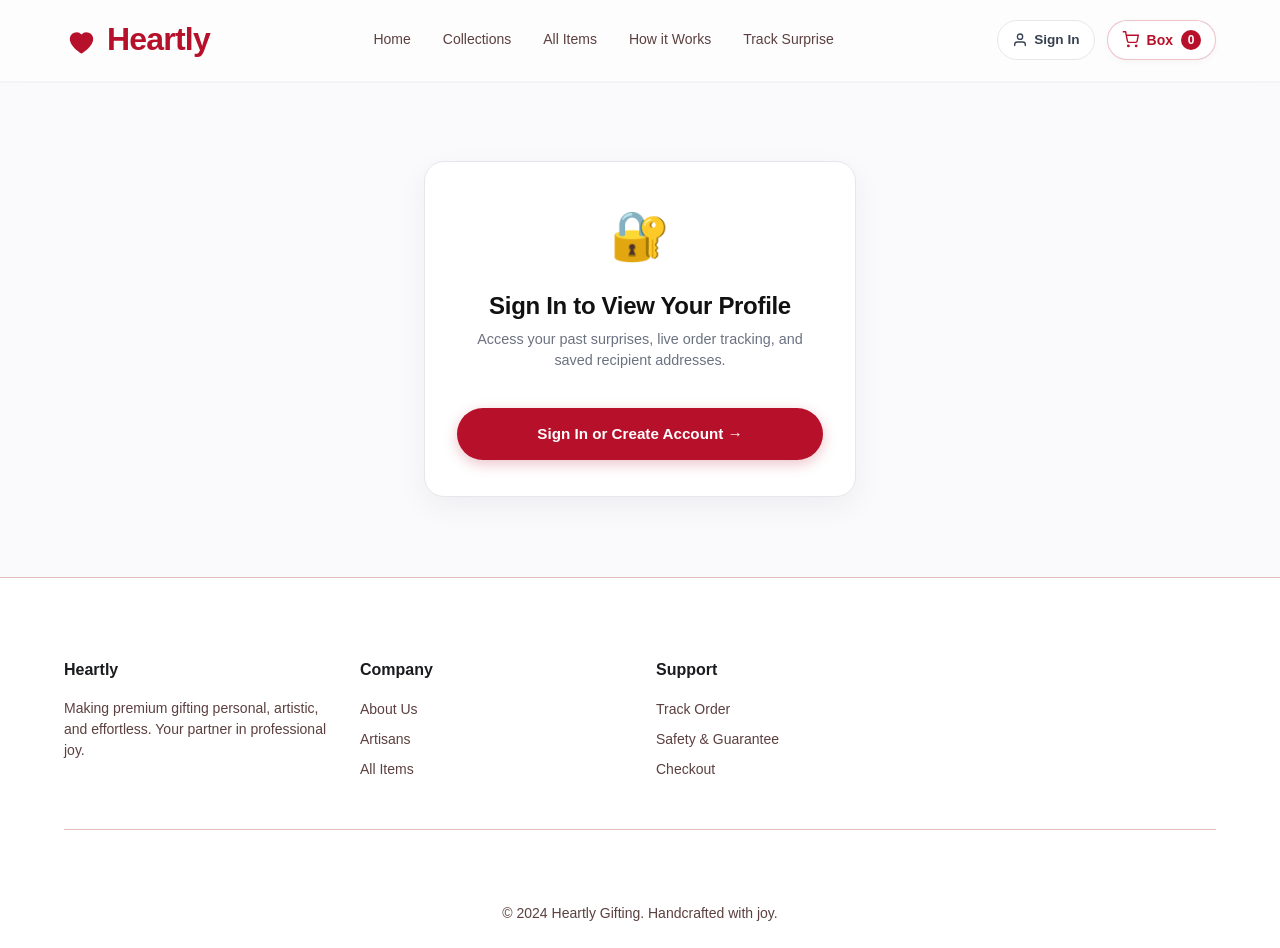
<file: profile.html>
<!DOCTYPE html>
<html lang="en">
<head>
    <meta charset="UTF-8">
    <meta name="viewport" content="width=device-width, initial-scale=1.0">
    <title>Heartly — My Account & Order History</title>
    <link rel="stylesheet" href="styles.css">
    <link rel="stylesheet" href="cart.css">
    <link rel="stylesheet" href="auth.css">
</head>
<body style="background: #fafafc; min-height: 100vh; display: flex; flex-direction: column;">

    <!-- Navigation -->
    <nav>
        <div class="nav-container">
            <a href="index.html" class="logo">
                <svg viewBox="0 0 24 24" class="logo-icon" aria-hidden="true">
                    <path d="M12 21s-8-4.7-8-10a4.6 4.6 0 0 1 8-3.1A4.6 4.6 0 0 1 20 11c0 5.3-8 10-8 10z"/>
                </svg>
                <span class="logo-text">Heartly</span>
            </a>
            <div class="nav-links">
                <a href="index.html">Home</a>
                <a href="category.html">Collections</a>
                <a href="items.html">All Items</a>
                <a href="index.html#how">How it Works</a>
                <a href="track.html">Track Surprise</a>
            </div>
            <div class="nav-actions">
                <div class="nav-auth-slot">
                    <!-- Populated dynamically by auth.js -->
                </div>
                <a href="checkout.html" class="cart-nav-link" aria-label="View Surprise Box">
                    <svg viewBox="0 0 24 24" class="cart-icon-svg"><circle cx="9" cy="21" r="1"/><circle cx="20" cy="21" r="1"/><path d="M1 1h4l2.68 13.39a2 2 0 0 0 2 1.61h9.72a2 2 0 0 0 2-1.61L23 6H6"/></svg>
                    <span>Box</span>
                    <span class="cart-badge" id="cart-count">0</span>
                </a>
            </div>
        </div>
    </nav>

    <!-- Main Profile Content -->
    <main style="flex: 1;">
        <!-- 1. Guest State (When not logged in) -->
        <div id="profile-guest-state" class="auth-wrapper" style="display: none; text-align: center; margin-top: 5rem;">
            <div class="auth-card">
                <div style="font-size: 3rem; margin-bottom: 1rem;">🔐</div>
                <h2 style="font-size: 1.5rem; font-weight: 800; color: #111; margin-bottom: 0.5rem;">Sign In to View Your Profile</h2>
                <p style="font-size: 0.9rem; color: #6b7280; margin-bottom: 1.75rem;">
                    Access your past surprises, live order tracking, and saved recipient addresses.
                </p>
                <a href="auth.html" class="btn-auth-submit" style="display: inline-block; text-decoration: none; text-align: center;">
                    Sign In or Create Account &rarr;
                </a>
            </div>
        </div>

        <!-- 2. Authenticated State -->
        <div id="profile-auth-state" class="profile-container" style="display: none;">
            <!-- Profile Hero -->
            <div class="profile-hero">
                <div class="profile-user-info">
                    <div id="user-large-avatar" class="user-large-avatar">H</div>
                    <div class="profile-names">
                        <div style="display: flex; align-items: center; gap: 8px; flex-wrap: wrap;">
                            <h2 id="user-display-name">Harish Kumar</h2>
                            <span class="profile-badge">✨ Artisan Patron</span>
                        </div>
                        <p id="user-display-email" class="profile-email">harish@heartly.gift</p>
                        <p id="user-display-phone" style="font-size: 0.8rem; color: #9ca3af; margin-top: 2px;">+91 98765 43210</p>
                    </div>
                </div>
                <div style="display: flex; align-items: center; gap: 12px;">
                    <span id="user-display-joined" style="font-size: 0.8rem; color: #6b7280;">Member since Oct 2024</span>
                    <button type="button" id="btn-logout" class="btn-logout">Sign Out</button>
                </div>
            </div>

            <!-- Stats Bar -->
            <div class="profile-stats-grid">
                <div class="stat-card">
                    <div id="stat-total-orders" class="stat-val">0</div>
                    <div class="stat-lbl">Surprises Sent</div>
                </div>
                <div class="stat-card">
                    <div id="stat-active-deliveries" class="stat-val" style="color: #ea580c;">0</div>
                    <div class="stat-lbl">Active In-Transit</div>
                </div>
                <div class="stat-card">
                    <div id="stat-total-spent" class="stat-val" style="color: #16a34a;">$0.00</div>
                    <div class="stat-lbl">Joy Investment</div>
                </div>
            </div>

            <!-- Dashboard Columns -->
            <div class="profile-grid">
                <!-- Left: Order History & Purchased Items -->
                <div>
                    <div class="section-card">
                        <div class="section-title">
                            <span>📦 Purchased Surprises &amp; Orders</span>
                            <a href="category.html" style="font-size: 0.825rem; font-weight: 700; color: #b7102a; text-decoration: none;">Send Another Gift &rarr;</a>
                        </div>
                        <div id="profile-orders-list">
                            <!-- Populated dynamically by auth.js -->
                        </div>
                    </div>
                </div>

                <!-- Right: Addresses & Profile Settings -->
                <div>
                    <!-- Saved Addresses -->
                    <div class="section-card">
                        <div class="section-title">
                            <span>📍 Saved Recipient Addresses</span>
                        </div>
                        <div id="profile-addresses-list">
                            <!-- Populated dynamically -->
                        </div>
                        <form id="form-add-address" style="margin-top: 1rem; border-top: 1px dashed #e5e7eb; padding-top: 1rem;">
                            <p style="font-size: 0.8rem; font-weight: 700; color: #374151; margin-bottom: 0.6rem;">+ Add New Address</p>
                            <div style="display: flex; flex-direction: column; gap: 0.5rem;">
                                <input type="text" id="addr-title" placeholder="Label (e.g. Mom's House)" class="form-input" style="font-size: 0.8rem; padding: 6px 10px;" required />
                                <input type="text" id="addr-street" placeholder="Street Address" class="form-input" style="font-size: 0.8rem; padding: 6px 10px;" required />
                                <div style="display: grid; grid-template-columns: 2fr 1fr; gap: 6px;">
                                    <input type="text" id="addr-city" placeholder="City" class="form-input" style="font-size: 0.8rem; padding: 6px 10px;" required />
                                    <input type="text" id="addr-zip" placeholder="Zip" class="form-input" style="font-size: 0.8rem; padding: 6px 10px;" required />
                                </div>
                                <button type="submit" class="btn btn-outline btn-pill" style="font-size: 0.8rem; padding: 6px 12px; margin-top: 4px; cursor: pointer;">Save Address</button>
                            </div>
                        </form>
                    </div>

                    <!-- Personal Information Form -->
                    <div class="section-card">
                        <div class="section-title">
                            <span>⚙️ Account Settings</span>
                        </div>
                        <form id="form-edit-profile" class="auth-form">
                            <div class="form-group">
                                <label class="form-label" for="edit-name">Display Name</label>
                                <input type="text" id="edit-name" class="form-input" style="font-size: 0.85rem;" required />
                            </div>
                            <div class="form-group">
                                <label class="form-label" for="edit-phone">Phone Number</label>
                                <input type="tel" id="edit-phone" class="form-input" style="font-size: 0.85rem;" />
                            </div>
                            <button type="submit" class="btn btn-primary btn-pill" style="font-size: 0.85rem; padding: 8px 16px; width: 100%; border: none; cursor: pointer;">
                                Save Changes
                            </button>
                        </form>
                    </div>
                </div>
            </div>
        </div>
    </main>

    <!-- Footer -->
    <footer>
        <div class="footer-content">
            <div class="footer-section">
                <h4>Heartly</h4>
                <p>Making premium gifting personal, artistic, and effortless. Your partner in professional joy.</p>
            </div>
            <div class="footer-section">
                <h4>Company</h4>
                <div class="footer-links">
                    <a href="index.html#how">About Us</a>
                    <a href="category.html">Artisans</a>
                    <a href="items.html">All Items</a>
                </div>
            </div>
            <div class="footer-section">
                <h4>Support</h4>
                <div class="footer-links">
                    <a href="track.html">Track Order</a>
                    <a href="index.html#safety">Safety & Guarantee</a>
                    <a href="checkout.html">Checkout</a>
                </div>
            </div>
        </div>
        <div class="footer-bottom">
            © 2024 Heartly Gifting. Handcrafted with joy.
        </div>
    </footer>

    <script src="auth.js"></script>
    <script src="cart.js"></script>
</body>
</html>
</file>
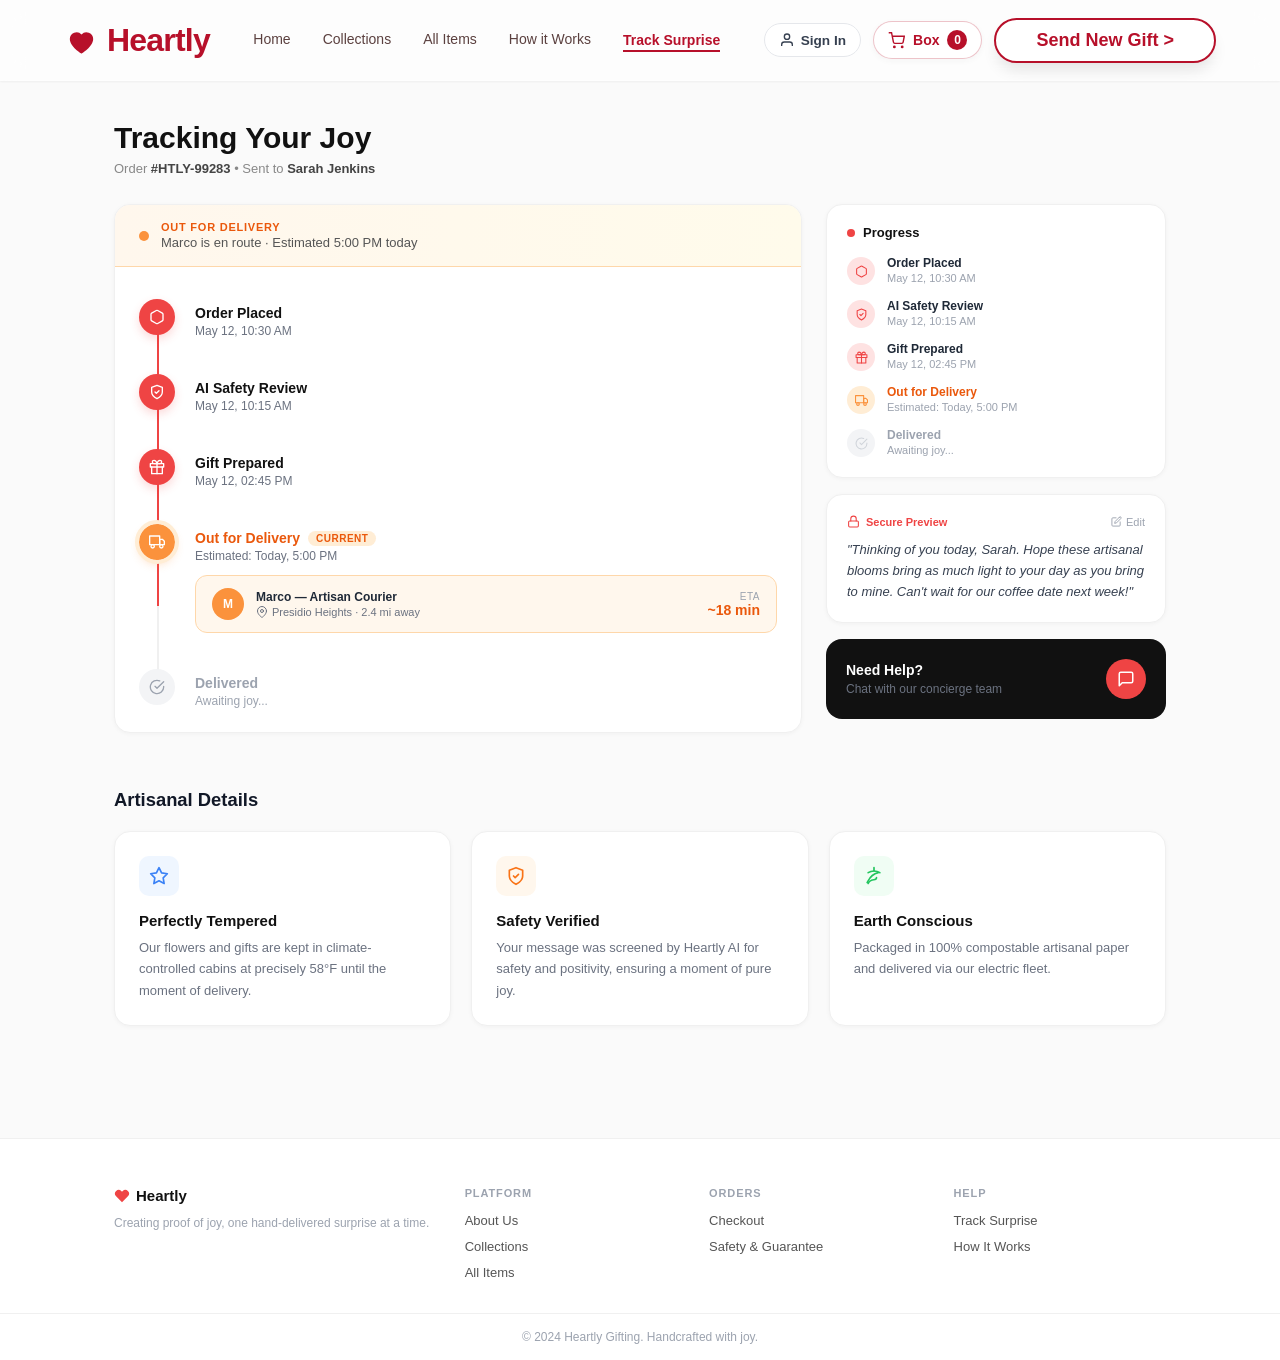
<file: track.html>
<!DOCTYPE html>
<html lang="en">
<head>
  <meta charset="UTF-8" />
  <meta name="viewport" content="width=device-width, initial-scale=1.0" />
  <title>Heartly — Tracking Your Joy</title>
  <style>
    *, *::before, *::after { box-sizing: border-box; margin: 0; padding: 0; }

    body {
      font-family: -apple-system, BlinkMacSystemFont, "Segoe UI", Roboto, sans-serif;
      background: #fafafa;
      color: #111;
      min-height: 100vh;
    }

    a { text-decoration: none; color: inherit; }

    /* ── NAV ── */
    nav {
      background: #fff;
      border-bottom: 1px solid #f0f0f0;
      position: sticky;
      top: 0;
      z-index: 50;
    }
    .nav-inner {
      max-width: 1100px;
      margin: 0 auto;
      padding: 0 24px;
      height: 64px;
      display: flex;
      align-items: center;
      justify-content: space-between;
    }
    .logo {
      display: flex;
      align-items: center;
      gap: 6px;
      font-weight: 700;
      font-size: 18px;
      color: #111;
    }
    .logo svg { color:var(--primary-red); fill:var(--primary-red); }
    .nav-links {
      display: flex;
      align-items: center;
      gap: 32px;
      font-size: 14px;
      color: #555;
      list-style: none;
    }
    .nav-links a:hover { color: #111; }
    .nav-links .active {
      color: #ef4444;
      font-weight: 600;
      border-bottom: 2px solid #ef4444;
      padding-bottom: 2px;
    }
    .btn-nav {
      background: #ef4444;
      color: #fff;
      font-size: 14px;
      font-weight: 500;
      padding: 10px 20px;
      border: none;
      border-radius: 999px;
      cursor: pointer;
      transition: background .2s;
    }
    .btn-nav:hover { background: #dc2626; }

    /* ── MAIN ── */
    main {
      max-width: 1100px;
      margin: 0 auto;
      padding: 40px 24px;
    }
    .page-title { font-size: 30px; font-weight: 700; color: #111; margin-bottom: 6px; }
    .page-sub { font-size: 13px; color: #888; }
    .page-sub strong { color: #444; }

    /* ── GRID ── */
    .grid {
      display: grid;
      grid-template-columns: 1fr 340px;
      gap: 24px;
      margin-top: 28px;
    }
    @media (max-width: 860px) {
      .grid { grid-template-columns: 1fr; }
      .nav-links { display: none; }
    }

    /* ── CARD ── */
    .card {
      background: #fff;
      border: 1px solid #f0f0f0;
      border-radius: 16px;
      box-shadow: 0 1px 4px rgba(0,0,0,.04);
      overflow: hidden;
    }

    /* ── STATUS BADGE ── */
    .status-bar {
      background: linear-gradient(to right, #fff7ed, #fffbeb);
      border-bottom: 1px solid #fed7aa;
      padding: 16px 24px;
      display: flex;
      align-items: center;
      gap: 12px;
    }
    .pulse-dot {
      width: 10px; height: 10px;
      border-radius: 50%;
      background: #fb923c;
      animation: pulse 1.5s infinite;
      flex-shrink: 0;
    }
    @keyframes pulse {
      0%, 100% { opacity: 1; transform: scale(1); }
      50% { opacity: .5; transform: scale(1.3); }
    }
    .status-label { font-size: 11px; font-weight: 700; color: #ea580c; text-transform: uppercase; letter-spacing: .07em; }
    .status-sub { font-size: 13px; color: #555; margin-top: 2px; }

    /* ── TIMELINE ── */
    .timeline-wrap { padding: 32px 24px 24px; }
    .timeline { position: relative; list-style: none; }

    /* track line behind nodes */
    .timeline::before {
      content: "";
      position: absolute;
      left: 18px;
      top: 18px;
      bottom: 18px;
      width: 2px;
      background: #f0f0f0;
      z-index: 0;
    }
    /* completed fill */
    .timeline::after {
      content: "";
      position: absolute;
      left: 18px;
      top: 18px;
      width: 2px;
      height: calc(75% - 18px);
      background: #ef4444;
      z-index: 0;
    }

    .tl-item { display: flex; gap: 20px; }
    .tl-item:not(:last-child) .tl-content { padding-bottom: 36px; }

    .tl-node {
      width: 36px; height: 36px;
      border-radius: 50%;
      display: flex; align-items: center; justify-content: center;
      flex-shrink: 0;
      position: relative;
      z-index: 1;
      transition: box-shadow .2s;
    }
    .tl-node svg { width: 16px; height: 16px; }

    .tl-node.done  { background: #ef4444; color: #fff; box-shadow: 0 4px 10px rgba(239,68,68,.2); }
    .tl-node.active { background: #fb923c; color: #fff; box-shadow: 0 4px 10px rgba(251,146,60,.3); outline: 4px solid #ffedd5; }
    .tl-node.pending { background: #f3f4f6; color: #9ca3af; }

    .tl-content { padding-top: 6px; flex: 1; }
    .tl-label {
      font-size: 14px;
      font-weight: 600;
      display: flex;
      align-items: center;
      gap: 8px;
    }
    .tl-label.done-text   { color: #111; }
    .tl-label.active-text { color: #ea580c; }
    .tl-label.pending-text { color: #9ca3af; }

    .badge-current {
      font-size: 10px; font-weight: 700;
      background: #ffedd5; color: #ea580c;
      padding: 2px 8px; border-radius: 999px;
      text-transform: uppercase; letter-spacing: .05em;
    }
    .tl-time {
      font-size: 12px;
      color: #9ca3af;
      margin-top: 3px;
    }
    .tl-time.visible { color: #6b7280; }

    /* courier card */
    .courier-card {
      margin-top: 12px;
      background: #fff7ed;
      border: 1px solid #fed7aa;
      border-radius: 12px;
      padding: 12px 16px;
      display: flex;
      align-items: center;
      gap: 12px;
    }
    .courier-avatar {
      width: 32px; height: 32px;
      border-radius: 50%;
      background: #fb923c;
      color: #fff;
      font-size: 12px;
      font-weight: 700;
      display: flex; align-items: center; justify-content: center;
      flex-shrink: 0;
    }
    .courier-name { font-size: 12px; font-weight: 600; color: #1f2937; }
    .courier-loc  { font-size: 11px; color: #6b7280; margin-top: 2px; display: flex; align-items: center; gap: 4px; }
    .courier-loc svg { width: 12px; height: 12px; }
    .courier-eta { margin-left: auto; text-align: right; }
    .courier-eta-label { font-size: 10px; color: #9ca3af; text-transform: uppercase; letter-spacing: .05em; }
    .courier-eta-val   { font-size: 14px; font-weight: 700; color: #ea580c; }

    /* ── RIGHT COLUMN ── */
    .right-col { display: flex; flex-direction: column; gap: 16px; }

    /* progress panel */
    .progress-panel { padding: 20px; }
    .panel-title {
      font-size: 13px; font-weight: 600; color: #111;
      display: flex; align-items: center; gap: 8px;
      margin-bottom: 16px;
    }
    .panel-title-dot { width: 8px; height: 8px; border-radius: 50%; background: #ef4444; }

    .progress-list { list-style: none; display: flex; flex-direction: column; gap: 14px; }
    .progress-item { display: flex; align-items: flex-start; gap: 12px; }
    .prog-icon {
      width: 28px; height: 28px;
      border-radius: 50%;
      display: flex; align-items: center; justify-content: center;
      flex-shrink: 0;
      margin-top: 1px;
    }
    .prog-icon svg { width: 13px; height: 13px; }
    .prog-icon.done    { background: #fee2e2; color: #ef4444; }
    .prog-icon.active  { background: #ffedd5; color: #fb923c; }
    .prog-icon.pending { background: #f3f4f6; color: #d1d5db; }
    .prog-label { font-size: 12px; font-weight: 600; }
    .prog-label.done    { color: #1f2937; }
    .prog-label.active  { color: #ea580c; }
    .prog-label.pending { color: #9ca3af; }
    .prog-time { font-size: 11px; color: #9ca3af; margin-top: 2px; }

    /* secure preview */
    .preview-card { padding: 20px; }
    .preview-header {
      display: flex; align-items: center; justify-content: space-between;
      margin-bottom: 12px;
    }
    .preview-badge {
      font-size: 11px; font-weight: 600; color: #ef4444;
      display: flex; align-items: center; gap: 6px;
    }
    .preview-badge svg { width: 13px; height: 13px; }
    .preview-edit {
      font-size: 11px; color: #9ca3af; background: none; border: none;
      cursor: pointer; display: flex; align-items: center; gap: 4px;
      transition: color .2s;
    }
    .preview-edit:hover { color: #555; }
    .preview-edit svg { width: 11px; height: 11px; }
    .preview-text { font-size: 13px; color: #374151; line-height: 1.6; font-style: italic; }

    /* help card */
    .help-card {
      background: #111;
      border-radius: 16px;
      padding: 20px;
      display: flex;
      align-items: center;
      justify-content: space-between;
    }
    .help-title { font-size: 14px; font-weight: 600; color: #fff; }
    .help-sub   { font-size: 12px; color: #6b7280; margin-top: 4px; }
    .help-btn {
      width: 40px; height: 40px;
      background: #ef4444;
      border: none; border-radius: 50%;
      display: flex; align-items: center; justify-content: center;
      cursor: pointer;
      transition: background .2s;
      flex-shrink: 0;
    }
    .help-btn:hover { background: #dc2626; }
    .help-btn svg { width: 18px; height: 18px; color: #fff; }

    /* ── ARTISANAL SECTION ── */
    .artisanal { margin-top: 56px; }
    .section-title { font-size: 24px; font-weight: 700; color: #111; margin-bottom: 28px; }
    .art-grid {
      display: grid;
      grid-template-columns: repeat(3, 1fr);
      gap: 20px;
    }
    @media (max-width: 640px) { .art-grid { grid-template-columns: 1fr; } }
    .art-card {
      background: #fff;
      border: 1px solid #f0f0f0;
      border-radius: 16px;
      padding: 24px;
      box-shadow: 0 1px 4px rgba(0,0,0,.04);
      transition: box-shadow .2s;
    }
    .art-card:hover { box-shadow: 0 6px 20px rgba(0,0,0,.07); }
    .art-icon {
      width: 40px; height: 40px;
      border-radius: 10px;
      display: flex; align-items: center; justify-content: center;
      margin-bottom: 16px;
    }
    .art-icon svg { width: 20px; height: 20px; }
    .art-icon.blue   { background: #eff6ff; color: #3b82f6; }
    .art-icon.orange { background: #fff7ed; color: #f97316; }
    .art-icon.green  { background: #f0fdf4; color: #22c55e; }
    .art-title { font-size: 15px; font-weight: 600; color: #111; margin-bottom: 8px; }
    .art-desc  { font-size: 13px; color: #6b7280; line-height: 1.65; }

    /* ── FOOTER ── */
    footer {
      margin-top: 72px;
      background: #fff;
      border-top: 1px solid #f0f0f0;
    }
    .footer-inner {
      max-width: 1100px;
      margin: 0 auto;
      padding: 48px 24px 32px;
      display: grid;
      grid-template-columns: 1.5fr 1fr 1fr 1fr;
      gap: 32px;
    }
    @media (max-width: 640px) { .footer-inner { grid-template-columns: 1fr 1fr; } }
    .footer-brand-logo {
      display: flex; align-items: center; gap: 6px;
      font-weight: 700; font-size: 15px; color: #111;
      margin-bottom: 10px;
    }
    .footer-brand-logo svg { color: #ef4444; fill: #ef4444; }
    .footer-tagline { font-size: 12px; color: #9ca3af; line-height: 1.6; }
    .footer-col-title {
      font-size: 11px; font-weight: 600; color: #9ca3af;
      text-transform: uppercase; letter-spacing: .08em;
      margin-bottom: 12px;
    }
    .footer-links { list-style: none; display: flex; flex-direction: column; gap: 8px; }
    .footer-links a { font-size: 13px; color: #555; transition: color .2s; }
    .footer-links a:hover { color: #111; }
    .footer-bottom {
      border-top: 1px solid #f0f0f0;
      padding: 16px 0;
      text-align: center;
      font-size: 12px;
      color: #9ca3af;
    }
    :root {
            --primary-red: #b7102a;
            --dark-red: #b7102a;
            --light-red: #e63946;
            --accent-red: #410007;
            --warm-neutral: #5b403f;
            --dark-text: #1a1b1e;
            --light-bg: #f4f3f7;
            --white: #ffffff;
            --border-light: #e4bebc;
            --orange: #ffb702;
            --orange-dark: #ff8c00;
            --font-sans: -apple-system, BlinkMacSystemFont, "Segoe UI", "Helvetica Neue", sans-serif;
            --transition: all 0.3s ease;
        }

        nav {
            backdrop-filter: blur(12px);
            background: rgba(255, 255, 255, 0.6);
            border-bottom: 1px solid rgba(255, 255, 255, 0.2);
            position: sticky;
            top: 0;
            z-index: 1000;
            box-shadow: 0 1px 2px rgba(0, 0, 0, 0.05);
        }

        nav .nav-container {
            display: flex;
            justify-content: space-between;
            align-items: center;
            max-width: 1280px;
            height:80px;
            margin: 0 auto;
            padding: 1rem 4rem;
        }

        .logo {
            display: flex;
            align-items: center;
            gap: 0.5rem;
            text-decoration: none;
        }

        .logo-icon {
            width: 35px;
            height: 35px;
            color:var(--primary-red);
            flex-shrink: 0;
        }

        .logo-icon path {
            fill: currentColor;
        }

        .logo-text {
            font-size: 2rem;
            font-weight: 800;
            color: var(--primary-red);
            letter-spacing: -0.8px;
        }

        .nav-links {
            display: flex;
            gap: 2rem;
            align-items: center;
        }

        .nav-links a {
            text-decoration: none;
            color: var(--warm-neutral);
            font-size: 0.875rem;
            font-weight: 500;
            padding: 0.25rem 0;
            border-bottom: 2px solid transparent;
            transition: var(--transition);
        }

        .nav-links a.active {
            color: var(--primary-red);
            border-bottom-color: var(--primary-red);
        }

        .nav-links a:hover {
            color: var(--primary-red);
        }

        .btn-nav {
            background: var(--primary-red);
            color: white;
            padding: 0.5rem 1.5rem;
            border-radius: 9999px;
            border: none;
            font-size: 0.875rem;
            font-weight: 500;
            cursor: pointer;
            display: flex;
            gap: 0.5rem;
            align-items: center;
            transition: var(--transition);
            box-shadow: 0 10px 15px -3px rgba(0, 0, 0, 0.1);
        }

        .btn-nav:hover {
            transform: translateY(-2px);
            box-shadow: 0 15px 25px -5px rgba(0, 0, 0, 0.15);
        }

        @media (max-width: 768px) {
            nav .nav-container {
                padding: 1rem 1.5rem;
            }
            .nav-links {
                gap: 1rem;
            }
        }
        .btn-primary {
            background: white;
            color: #b7102a;
            border: none;
            padding: 1rem 2.5rem;
            padding-top:10px;
            padding-bottom:10px;
            border-radius: 9999px;
            font-weight: 700;
            font-size: 1.125rem;
            cursor: pointer;
            transition:all 0.3s ease;
            box-shadow: 0 10px 15px -3px rgba(0, 0, 0, 0.1);
            border:solid 2px #b7102a;
        }

        .btn-primary:hover {
          color:white;
            transform: translateY(-2px);
            box-shadow: 0 15px 25px -5px rgba(0, 0, 0, 0.15);
            background-color:#b7102a;
            
        }
        



  </style>
  <link rel="stylesheet" href="cart.css">
  <link rel="stylesheet" href="auth.css">
</head>
<body>

  <!-- NAV -->
  <!-- <nav>
    <div class="nav-inner">
      <div class="logo">
        <svg xmlns="http://www.w3.org/2000/svg" width="20" height="20" viewBox="0 0 24 24" fill="currentColor"><path d="M20.84 4.61a5.5 5.5 0 0 0-7.78 0L12 5.67l-1.06-1.06a5.5 5.5 0 0 0-7.78 7.78l1.06 1.06L12 21.23l7.78-7.78 1.06-1.06a5.5 5.5 0 0 0 0-7.78z"/></svg>
        Heartly
      </div>
      <ul class="nav-links">
        <li><a href="#">Gifts</a></li>
        <li><a href="#">How it Works</a></li>
        <li><a href="#">Safety</a></li>
        <li><a href="#" class="active">Track Surprise</a></li>
      </ul>
      <a class="btn-nav" href="checkout.html" style="text-decoration:none; display:inline-flex; align-items:center; justify-content:center;">
        Track Surprise
      </a>
    </div>
  </nav> -->
   <nav>
        <div class="nav-container">
            <a href="index.html" class="logo">
                <svg viewBox="0 0 24 24" class="logo-icon" aria-hidden="true">
                    <path d="M12 21s-8-4.7-8-10a4.6 4.6 0 0 1 8-3.1A4.6 4.6 0 0 1 20 11c0 5.3-8 10-8 10z"/>
                </svg>
                <span class="logo-text">Heartly</span>
            </a>
            <div class="nav-links">
                <a href="index.html">Home</a>
                <a href="category.html">Collections</a>
                <a href="items.html">All Items</a>
                <a href="index.html#how">How it Works</a>
                <a href="track.html" class="active">Track Surprise</a>
            </div>
            <div class="nav-actions">
                <div class="nav-auth-slot"></div>
                <a href="checkout.html" class="cart-nav-link" aria-label="View Surprise Box">
                    <svg viewBox="0 0 24 24" class="cart-icon-svg"><circle cx="9" cy="21" r="1"/><circle cx="20" cy="21" r="1"/><path d="M1 1h4l2.68 13.39a2 2 0 0 0 2 1.61h9.72a2 2 0 0 0 2-1.61L23 6H6"/></svg>
                    <span>Box</span>
                    <span class="cart-badge" id="cart-count">0</span>
                </a>
                <a href="category.html" class="btn btn-primary btn-pill" style="text-decoration:none; display:inline-flex; align-items:center; justify-content:center;">
                    Send New Gift >
                </a>
            </div>
        </div>
    </nav>

  <!-- MAIN -->
  <main>
    <h1 class="page-title">Tracking Your Joy</h1>
    <p class="page-sub">Order <strong>#HTLY-99283</strong> &bull; Sent to <strong>Sarah Jenkins</strong></p>

    <div class="grid">

      <!-- LEFT: Timeline -->
      <div class="card">
        <!-- Status bar -->
        <div class="status-bar">
          <span class="pulse-dot"></span>
          <div>
            <div class="status-label">Out for Delivery</div>
            <div class="status-sub">Marco is en route &middot; Estimated 5:00 PM today</div>
          </div>
        </div>

        <!-- Timeline -->
        <div class="timeline-wrap">
          <ul class="timeline">

            <!-- Step 1: Order Placed -->
            <li class="tl-item">
              <div class="tl-node done">
                <svg xmlns="http://www.w3.org/2000/svg" viewBox="0 0 24 24" fill="none" stroke="currentColor" stroke-width="2" stroke-linecap="round" stroke-linejoin="round"><path d="M21 16V8a2 2 0 0 0-1-1.73l-7-4a2 2 0 0 0-2 0l-7 4A2 2 0 0 0 3 8v8a2 2 0 0 0 1 1.73l7 4a2 2 0 0 0 2 0l7-4A2 2 0 0 0 21 16z"/></svg>
              </div>
              <div class="tl-content">
                <div class="tl-label done-text">Order Placed</div>
                <div class="tl-time visible">May 12, 10:30 AM</div>
              </div>
            </li>

            <!-- Step 2: AI Safety Review -->
            <li class="tl-item">
              <div class="tl-node done">
                <svg xmlns="http://www.w3.org/2000/svg" viewBox="0 0 24 24" fill="none" stroke="currentColor" stroke-width="2" stroke-linecap="round" stroke-linejoin="round"><path d="M12 22s8-4 8-10V5l-8-3-8 3v7c0 6 8 10 8 10z"/><polyline points="9 12 11 14 15 10"/></svg>
              </div>
              <div class="tl-content">
                <div class="tl-label done-text">AI Safety Review</div>
                <div class="tl-time visible">May 12, 10:15 AM</div>
              </div>
            </li>

            <!-- Step 3: Gift Prepared -->
            <li class="tl-item">
              <div class="tl-node done">
                <svg xmlns="http://www.w3.org/2000/svg" viewBox="0 0 24 24" fill="none" stroke="currentColor" stroke-width="2" stroke-linecap="round" stroke-linejoin="round"><polyline points="20 12 20 22 4 22 4 12"/><rect x="2" y="7" width="20" height="5"/><line x1="12" y1="22" x2="12" y2="7"/><path d="M12 7H7.5a2.5 2.5 0 0 1 0-5C11 2 12 7 12 7z"/><path d="M12 7h4.5a2.5 2.5 0 0 0 0-5C13 2 12 7 12 7z"/></svg>
              </div>
              <div class="tl-content">
                <div class="tl-label done-text">Gift Prepared</div>
                <div class="tl-time visible">May 12, 02:45 PM</div>
              </div>
            </li>

            <!-- Step 4: Out for Delivery (ACTIVE) -->
            <li class="tl-item">
              <div class="tl-node active">
                <svg xmlns="http://www.w3.org/2000/svg" viewBox="0 0 24 24" fill="none" stroke="currentColor" stroke-width="2" stroke-linecap="round" stroke-linejoin="round"><rect x="1" y="3" width="15" height="13"/><polygon points="16 8 20 8 23 11 23 16 16 16 16 8"/><circle cx="5.5" cy="18.5" r="2.5"/><circle cx="18.5" cy="18.5" r="2.5"/></svg>
              </div>
              <div class="tl-content">
                <div class="tl-label active-text">
                  Out for Delivery
                  <span class="badge-current">Current</span>
                </div>
                <div class="tl-time visible">Estimated: Today, 5:00 PM</div>

                <!-- Courier Card -->
                <div class="courier-card">
                  <div class="courier-avatar">M</div>
                  <div>
                    <div class="courier-name">Marco — Artisan Courier</div>
                    <div class="courier-loc">
                      <svg xmlns="http://www.w3.org/2000/svg" viewBox="0 0 24 24" fill="none" stroke="currentColor" stroke-width="2" stroke-linecap="round" stroke-linejoin="round"><path d="M21 10c0 7-9 13-9 13s-9-6-9-13a9 9 0 0 1 18 0z"/><circle cx="12" cy="10" r="3"/></svg>
                      Presidio Heights &middot; 2.4 mi away
                    </div>
                  </div>
                  <div class="courier-eta">
                    <div class="courier-eta-label">ETA</div>
                    <div class="courier-eta-val">~18 min</div>
                  </div>
                </div>
              </div>
            </li>

            <!-- Step 5: Delivered -->
            <li class="tl-item">
              <div class="tl-node pending">
                <svg xmlns="http://www.w3.org/2000/svg" viewBox="0 0 24 24" fill="none" stroke="currentColor" stroke-width="2" stroke-linecap="round" stroke-linejoin="round"><path d="M22 11.08V12a10 10 0 1 1-5.93-9.14"/><polyline points="22 4 12 14.01 9 11.01"/></svg>
              </div>
              <div class="tl-content">
                <div class="tl-label pending-text">Delivered</div>
                <div class="tl-time">Awaiting joy...</div>
              </div>
            </li>

          </ul>
        </div>
      </div>

      <!-- RIGHT COLUMN -->
      <div class="right-col">

        <!-- Progress Panel -->
        <div class="card progress-panel">
          <div class="panel-title">
            <span class="panel-title-dot"></span>
            Progress
          </div>
          <ul class="progress-list">

            <li class="progress-item">
              <div class="prog-icon done">
                <svg xmlns="http://www.w3.org/2000/svg" viewBox="0 0 24 24" fill="none" stroke="currentColor" stroke-width="2" stroke-linecap="round" stroke-linejoin="round"><path d="M21 16V8a2 2 0 0 0-1-1.73l-7-4a2 2 0 0 0-2 0l-7 4A2 2 0 0 0 3 8v8a2 2 0 0 0 1 1.73l7 4a2 2 0 0 0 2 0l7-4A2 2 0 0 0 21 16z"/></svg>
              </div>
              <div>
                <div class="prog-label done">Order Placed</div>
                <div class="prog-time">May 12, 10:30 AM</div>
              </div>
            </li>

            <li class="progress-item">
              <div class="prog-icon done">
                <svg xmlns="http://www.w3.org/2000/svg" viewBox="0 0 24 24" fill="none" stroke="currentColor" stroke-width="2" stroke-linecap="round" stroke-linejoin="round"><path d="M12 22s8-4 8-10V5l-8-3-8 3v7c0 6 8 10 8 10z"/><polyline points="9 12 11 14 15 10"/></svg>
              </div>
              <div>
                <div class="prog-label done">AI Safety Review</div>
                <div class="prog-time">May 12, 10:15 AM</div>
              </div>
            </li>

            <li class="progress-item">
              <div class="prog-icon done">
                <svg xmlns="http://www.w3.org/2000/svg" viewBox="0 0 24 24" fill="none" stroke="currentColor" stroke-width="2" stroke-linecap="round" stroke-linejoin="round"><polyline points="20 12 20 22 4 22 4 12"/><rect x="2" y="7" width="20" height="5"/><line x1="12" y1="22" x2="12" y2="7"/><path d="M12 7H7.5a2.5 2.5 0 0 1 0-5C11 2 12 7 12 7z"/><path d="M12 7h4.5a2.5 2.5 0 0 0 0-5C13 2 12 7 12 7z"/></svg>
              </div>
              <div>
                <div class="prog-label done">Gift Prepared</div>
                <div class="prog-time">May 12, 02:45 PM</div>
              </div>
            </li>

            <li class="progress-item">
              <div class="prog-icon active">
                <svg xmlns="http://www.w3.org/2000/svg" viewBox="0 0 24 24" fill="none" stroke="currentColor" stroke-width="2" stroke-linecap="round" stroke-linejoin="round"><rect x="1" y="3" width="15" height="13"/><polygon points="16 8 20 8 23 11 23 16 16 16 16 8"/><circle cx="5.5" cy="18.5" r="2.5"/><circle cx="18.5" cy="18.5" r="2.5"/></svg>
              </div>
              <div>
                <div class="prog-label active">Out for Delivery</div>
                <div class="prog-time">Estimated: Today, 5:00 PM</div>
              </div>
            </li>

            <li class="progress-item">
              <div class="prog-icon pending">
                <svg xmlns="http://www.w3.org/2000/svg" viewBox="0 0 24 24" fill="none" stroke="currentColor" stroke-width="2" stroke-linecap="round" stroke-linejoin="round"><path d="M22 11.08V12a10 10 0 1 1-5.93-9.14"/><polyline points="22 4 12 14.01 9 11.01"/></svg>
              </div>
              <div>
                <div class="prog-label pending">Delivered</div>
                <div class="prog-time">Awaiting joy...</div>
              </div>
            </li>

          </ul>
        </div>

        <!-- Secure Preview -->
        <div class="card preview-card">
          <div class="preview-header">
            <div class="preview-badge">
              <svg xmlns="http://www.w3.org/2000/svg" viewBox="0 0 24 24" fill="none" stroke="currentColor" stroke-width="2" stroke-linecap="round" stroke-linejoin="round"><rect x="3" y="11" width="18" height="11" rx="2" ry="2"/><path d="M7 11V7a5 5 0 0 1 10 0v4"/></svg>
              Secure Preview
            </div>
            <button class="preview-edit">
              <svg xmlns="http://www.w3.org/2000/svg" viewBox="0 0 24 24" fill="none" stroke="currentColor" stroke-width="2" stroke-linecap="round" stroke-linejoin="round"><path d="M11 4H4a2 2 0 0 0-2 2v14a2 2 0 0 0 2 2h14a2 2 0 0 0 2-2v-7"/><path d="M18.5 2.5a2.121 2.121 0 0 1 3 3L12 15l-4 1 1-4 9.5-9.5z"/></svg>
              Edit
            </button>
          </div>
          <p class="preview-text">
            "Thinking of you today, Sarah. Hope these artisanal blooms bring as much light to your day as you bring to mine. Can't wait for our coffee date next week!"
          </p>
        </div>

        <!-- Need Help -->
        <div class="help-card">
          <div>
            <div class="help-title">Need Help?</div>
            <div class="help-sub">Chat with our concierge team</div>
          </div>
          <button class="help-btn">
            <svg xmlns="http://www.w3.org/2000/svg" viewBox="0 0 24 24" fill="none" stroke="currentColor" stroke-width="2" stroke-linecap="round" stroke-linejoin="round" style="color:#fff"><path d="M21 15a2 2 0 0 1-2 2H7l-4 4V5a2 2 0 0 1 2-2h14a2 2 0 0 1 2 2z"/></svg>
          </button>
        </div>

      </div>
    </div>

    <!-- ARTISANAL DETAILS -->
    <section class="artisanal">
      <h2 class="section-title">Artisanal Details</h2>
      <div class="art-grid">

        <div class="art-card">
          <div class="art-icon blue">
            <svg xmlns="http://www.w3.org/2000/svg" viewBox="0 0 24 24" fill="none" stroke="currentColor" stroke-width="2" stroke-linecap="round" stroke-linejoin="round"><polygon points="12 2 15.09 8.26 22 9.27 17 14.14 18.18 21.02 12 17.77 5.82 21.02 7 14.14 2 9.27 8.91 8.26 12 2"/></svg>
          </div>
          <div class="art-title">Perfectly Tempered</div>
          <p class="art-desc">Our flowers and gifts are kept in climate-controlled cabins at precisely 58°F until the moment of delivery.</p>
        </div>

        <div class="art-card">
          <div class="art-icon orange">
            <svg xmlns="http://www.w3.org/2000/svg" viewBox="0 0 24 24" fill="none" stroke="currentColor" stroke-width="2" stroke-linecap="round" stroke-linejoin="round"><path d="M12 22s8-4 8-10V5l-8-3-8 3v7c0 6 8 10 8 10z"/><polyline points="9 12 11 14 15 10"/></svg>
          </div>
          <div class="art-title">Safety Verified</div>
          <p class="art-desc">Your message was screened by Heartly AI for safety and positivity, ensuring a moment of pure joy.</p>
        </div>

        <div class="art-card">
          <div class="art-icon green">
            <svg xmlns="http://www.w3.org/2000/svg" viewBox="0 0 24 24" fill="none" stroke="currentColor" stroke-width="2" stroke-linecap="round" stroke-linejoin="round"><path d="M17 8C8 10 5.9 16.17 3.82 19.82"/><path d="M19 8c0 0-3-2-7-2s-7 2-7 2"/><path d="M12 6V2"/><path d="M5 21s1-3 4-4 6 0 6-3"/></svg>
          </div>
          <div class="art-title">Earth Conscious</div>
          <p class="art-desc">Packaged in 100% compostable artisanal paper and delivered via our electric fleet.</p>
        </div>

      </div>
    </section>
  </main>

  <!-- FOOTER -->
  <footer>
    <div class="footer-inner">
      <div>
        <div class="footer-brand-logo">
          <svg xmlns="http://www.w3.org/2000/svg" width="16" height="16" viewBox="0 0 24 24" fill="currentColor"><path d="M20.84 4.61a5.5 5.5 0 0 0-7.78 0L12 5.67l-1.06-1.06a5.5 5.5 0 0 0-7.78 7.78l1.06 1.06L12 21.23l7.78-7.78 1.06-1.06a5.5 5.5 0 0 0 0-7.78z"/></svg>
          Heartly
        </div>
        <p class="footer-tagline">Creating proof of joy, one hand-delivered surprise at a time.</p>
      </div>
      <div>
        <div class="footer-col-title">Platform</div>
        <ul class="footer-links">
          <li><a href="index.html#how">About Us</a></li>
          <li><a href="category.html">Collections</a></li>
          <li><a href="items.html">All Items</a></li>
        </ul>
      </div>
      <div>
        <div class="footer-col-title">Orders</div>
        <ul class="footer-links">
          <li><a href="checkout.html">Checkout</a></li>
          <li><a href="index.html#safety">Safety & Guarantee</a></li>
        </ul>
      </div>
      <div>
        <div class="footer-col-title">Help</div>
        <ul class="footer-links">
          <li><a href="track.html">Track Surprise</a></li>
          <li><a href="index.html#how">How It Works</a></li>
        </ul>
      </div>
    </div>
    <div class="footer-bottom">
      &copy; 2024 Heartly Gifting. Handcrafted with joy.
    </div>
  </footer>
  <script src="auth.js"></script>
  <script src="cart.js"></script>
</body>
</html>
</file>
<file: styles.css>
* {
            margin: 0;
            padding: 0;
            box-sizing: border-box;
        }

        :root {
            --primary-red: #b7102a;
            --dark-red: #b7102a;
            --light-red: #e63946;
            --accent-red: #410007;
            --warm-neutral: #5b403f;
            --dark-text: #1a1b1e;
            --light-bg: #f4f3f7;
            --white: #ffffff;
            --border-light: #e4bebc;
            --orange: #ffb702;
            --orange-dark: #ff8c00;
            --font-sans: -apple-system, BlinkMacSystemFont, "Segoe UI", "Helvetica Neue", sans-serif;
            --transition: all 0.3s ease;
        }

        html {
            scroll-behavior:smooth;
        }

        body {
            font-family: var(--font-sans);
            color: var(--dark-text);
            line-height: 1.6;
            background: linear-gradient(90deg, #faf9fd 0%, #ffffff 100%);
        }

        /* Typography */
        h1 {
            font-size: 3rem;
            font-weight: 700;
            line-height: 1.2;
            letter-spacing: -0.96px;
            margin-bottom: 1.5rem;
        }

        h2 {
            font-size: 2rem;
            font-weight: 600;
            line-height: 1.25;
            letter-spacing: -0.32px;
            margin-bottom: 1rem;
        }

        h3 {
            font-size: 1.5rem;
            font-weight: 600;
            line-height: 1.33;
            letter-spacing: -0.24px;
            margin-bottom: 0.75rem;
            color:black;
        }

        h4 {
            font-size: 1rem;
            font-weight: 700;
            line-height: 1.5;
            margin-bottom: 0.5rem;
        }

        p {
            font-size: 1rem;
            font-weight: 400;
            line-height: 1.5;
            color: var(--warm-neutral);
        }

        .text-small {
            font-size: 0.875rem;
            line-height: 1.43;
        }

        .text-tiny {
            font-size: 0.75rem;
            line-height: 1.33;
            font-weight: 600;
            text-transform: uppercase;
            letter-spacing: 0.6px;
        }

        /* Layout */
        .container {
            max-width: 1280px;
            margin: 0 auto;
            padding: 0 4rem;
        }

        .section {
            padding: 5rem 4rem;
        }

        @media (max-width: 768px) {
            h1 {
                font-size: 2rem;
            }
            h2 {
                font-size: 1.5rem;
            }
            h3 {
                font-size: 1.25rem;
            }
            .container,
            .section {
                padding: 0 1.5rem;
            }
        }
        .h3{
            color:white;
        }

        /* Navigation */
        nav {
            backdrop-filter: blur(12px);
            background: rgba(255, 255, 255, 0.6);
            border-bottom: 1px solid rgba(255, 255, 255, 0.2);
            position: sticky;
            top: 0;
            z-index: 1000;
            box-shadow: 0 1px 2px rgba(0, 0, 0, 0.05);
        }

        nav .nav-container {
            display: flex;
            justify-content: space-between;
            align-items: center;
            max-width: 1280px;
            height:80px;
            margin: 0 auto;
            padding: 1rem 4rem;
        }

        .logo {
            display: flex;
            align-items: center;
            gap: 0.5rem;
            text-decoration: none;
        }

        .logo-icon {
            width: 35px;
            height: 35px;
            color: var(--primary-red);
            flex-shrink: 0;
        }

        .logo-icon path {
            fill: currentColor;
        }

        .logo-text {
            font-size: 2rem;
            font-weight: 800;
            color: var(--primary-red);
            letter-spacing: -0.8px;
        }

        .nav-links {
            display: flex;
            gap: 2rem;
            align-items: center;
        }

        .nav-links a {
            text-decoration: none;
            color: var(--warm-neutral);
            font-size: 0.875rem;
            font-weight: 500;
            padding: 0.25rem 0;
            border-bottom: 2px solid transparent;
            transition: var(--transition);
        }

        .nav-links a.active {
            color: var(--primary-red);
            border-bottom-color: var(--primary-red);
        }

        .nav-links a:hover {
            color: var(--primary-red);
        }

        .btn-nav {
            background: var(--primary-red);
            color: white;
            padding: 0.5rem 1.5rem;
            border-radius: 9999px;
            border: none;
            font-size: 0.875rem;
            font-weight: 500;
            cursor: pointer;
            display: flex;
            gap: 0.5rem;
            align-items: center;
            transition: var(--transition);
            box-shadow: 0 10px 15px -3px rgba(0, 0, 0, 0.1);
        }

        .btn-nav:hover {
            transform: translateY(-2px);
            box-shadow: 0 15px 25px -5px rgba(0, 0, 0, 0.15);
        }

        @media (max-width: 768px) {
            nav .nav-container {
                padding: 1rem 1.5rem;
            }
            .nav-links {
                gap: 1rem;
            }
        }

        /* Hero Section */
        .hero {
            background: linear-gradient(90deg, #faf9fd 0%, #ffffff 100%);
            padding: 5rem 4rem 3rem;
            position: relative;
            overflow: hidden;
        }

        .hero-content {
            max-width: 1280px;
            margin: 0 auto;
            display: grid;
            grid-template-columns: 1fr 1fr;
            gap: 3rem;
            align-items: center;
        }

        .hero-text h1 {
            margin-bottom: 1.5rem;
        }

        .hero-text h1 .italic {
            font-style: italic;
            color: var(--primary-red);
        }

        .hero-tagline {
            color: var(--warm-neutral);
            font-size: 1.125rem;
            margin-bottom: 2rem;
            line-height: 1.75;
            max-width: 576px;
        }

        .badge {
            display: inline-block;
            background: #ffdad8;
            color: var(--accent-red);
            padding: 0.375rem 1rem;
            border-radius: 9999px;
            font-size: 0.75rem;
            font-weight: 600;
            letter-spacing: 0.6px;
            margin-bottom: 1.5rem;
            text-transform: uppercase;
        }

        /* Form */
        .quick-form {
            background: rgba(255, 255, 255, 0.6);
            backdrop-filter: blur(8px);
            border: 1px solid rgba(255, 255, 255, 0.2);
            border-radius: 1rem;
            padding: 1.5rem;
            box-shadow: 0 1px 2px rgba(0, 0, 0, 0.05);
            max-width: 500px;
            margin-top: 2rem;
        }

        .form-group {
            display: grid;
            grid-template-columns: 1fr 1fr;
            gap: 1rem;
            margin-bottom: 1rem;
        }

        .form-field {
            display: flex;
            flex-direction: column;
            gap: 0.5rem;
        }

        .form-field label {
            font-size: 0.75rem;
            font-weight: 600;
            color: var(--warm-neutral);
            text-transform: uppercase;
            letter-spacing: 0.6px;
        }

        .form-field input,
        .form-field select {
            background: rgba(255, 255, 255, 0.5);
            border: 1px solid var(--border-light);
            border-radius: 0.75rem;
            padding: 0.75rem 1rem;
            font-size: 1rem;
            color: var(--dark-text);
            font-family: inherit;
            transition: var(--transition);
        }

        .form-field input:focus,
        .form-field select:focus {
            outline: none;
            border-color: var(--primary-red);
            background: rgba(255, 255, 255, 0.8);
        }

        .btn-submit {
            width: 100%;
            background: linear-gradient(108deg, rgb(230, 57, 70) 0%, var(--primary-red) 100%);
            color: white;
            border: none;
            padding: 1rem;
            border-radius: 0.75rem;
            font-size: 1rem;
            font-weight: 700;
            cursor: pointer;
            display: flex;
            align-items: center;
            justify-content: center;
            gap: 0.5rem;
            transition: var(--transition);
            box-shadow: 0 10px 15px -3px rgba(0, 0, 0, 0.1);
        }

        .btn-submit:hover {
            transform: translateY(-2px);
            box-shadow: 0 15px 25px -5px rgba(0, 0, 0, 0.15);
        }

        .hero-image {
            position: relative;
            display: flex;
            align-items: center;
            justify-content: center;
        }

        .hero-image-wrapper {
            width: 100%;
            aspect-ratio: 1;
            border-radius: 2rem;
            overflow: hidden;
            box-shadow: 0 20px 25px -5px rgba(0, 0, 0, 0.1);
            transform: rotate(2deg);
        }

        .hero-image-wrapper img {
            width: 100%;
            height: 100%;
            object-fit: cover;
        }

        .floating-card {
            position: absolute;
            bottom: -30px;
            left: -30px;
            backdrop-filter: blur(8px);
            background: rgba(255, 255, 255, 0.6);
            border: 1px solid rgba(255, 255, 255, 0.2);
            border-radius: 1rem;
            padding: 1rem;
            box-shadow: 0 10px 15px -3px rgba(0, 0, 0, 0.1);
            display: flex;
            gap: 0.75rem;
            align-items: center;
            max-width: 200px;
        }

        .floating-icon {
            width: 40px;
            height: 40px;
            background: linear-gradient(135deg, var(--orange) 0%, var(--orange-dark) 100%);
            border-radius: 9999px;
            display: flex;
            align-items: center;
            justify-content: center;
            flex-shrink: 0;
        }

        .floating-text h4 {
            margin: 0;
            font-size: 0.875rem;
        }

        .floating-text p {
            margin: 0;
            font-size: 0.625rem;
            color: var(--warm-neutral);
        }

        @media (max-width: 768px) {
            .hero-content {
                grid-template-columns: 1fr;
                gap: 2rem;
            }
            .hero {
                padding: 3rem 1.5rem;
            }
        }

        /* Section - Trending */
        .section-trending {
            background: white;
            padding: 5rem 4rem;
        }

        .section-header {
            display: flex;
            justify-content: space-between;
            align-items: flex-end;
            margin-bottom: 2rem;
            max-width: 1280px;
            margin-left: auto;
            margin-right: auto;
        }

        .section-header-content h2 {
            margin-bottom: 0.5rem;
        }

        .section-header-content p {
            color: var(--warm-neutral);
            font-size: 1rem;
        }

        .view-all {
            color: var(--primary-red);
            font-weight: 700;
            text-decoration: none;
            display: flex;
            align-items: center;
            gap: 0.25rem;
            transition: var(--transition);
        }

        .view-all:hover {
            gap: 0.5rem;
        }

        .bento-grid {
            display: grid;
            grid-template-columns: 2fr 1fr;
            gap: 1.5rem;
            max-width: 1280px;
            margin: 0 auto;
        }

        .items-grid {
            display: grid;
            grid-template-columns: repeat(4, minmax(0, 1fr));
            gap: 1.2rem;
            margin-top: 2rem;
        }

        .product-card {
            background: white;
            border-radius: 1.25rem;
            overflow: hidden;
            box-shadow: 0 10px 24px rgba(0, 0, 0, 0.06);
            display: flex;
            flex-direction: column;
            min-height: 100%;
            
        }

        .product-card img {
            width: 100%;
            aspect-ratio: 4 / 3;
            object-fit: cover;
            object-fit: cover; transition: transform .5s ease;
        }
        .product-card img:hover {
            transform: scale(1.05);
        }   

        .product-card-body {
            padding: 1.5rem;
            display: flex;
            flex-direction: column;
            gap: 1rem;
            flex: 1;
        }

        .product-card-title {
            font-size: 1.125rem;
            font-weight: 700;
            margin: 0;
        }

        .product-card-desc {
            color: var(--warm-neutral);
            font-size: 0.95rem;
            line-height: 1.6;
            margin: 0;
        }

        .product-card-foot {
            margin-top:auto;
            display: flex;
            align-items: center;
            justify-content: space-between;
            flex-wrap: wrap;
            gap: 1rem;
        }

        .product-card-price {
            color: var(--primary-red);
            font-weight: 700;
            font-size: 1rem;
        }

        .product-card-badge {
            display: inline-flex;
            align-items: center;
            gap: 0.35rem;
            padding: 0.5rem 0.85rem;
            border-radius: 9999px;
            background: rgba(183, 16, 42, 0.08);
            color: var(--primary-red);
            font-size: 0.75rem;
            font-weight: 700;
            text-transform: uppercase;
            letter-spacing: 0.8px;
        }

        .card-large {
            background: white;
            border-radius: 1.5rem;
            overflow: hidden;
            box-shadow: 0 1px 2px rgba(0, 0, 0, 0.05);
            position: relative;
            height: 400px;
        }

        .card-large-image {
            width: 100%;
            height: 100%;
            object-fit: cover;
        }

        .card-overlay {
            position: absolute;
            inset: 0;
            background: linear-gradient(to top, rgba(0, 0, 0, 0.6) 0%, rgba(0, 0, 0, 0) 100%);
            display: flex;
            flex-direction: column;
            justify-content: flex-end;
            padding: 2rem;
        }

        .card-overlay-content h3 {
            color: white;
            margin-bottom: 0.5rem;
        }

        .card-overlay .badge {
            display: inline-block;
            width: fit-content;
            background: transparent;
            color: rgba(255, 255, 255, 0.8);
            padding: 0;
            margin-bottom: 1rem;
        }

        .card-description {
            color: white;
            opacity: 0.9;
            font-size: 0.875rem;
            margin-bottom: 1rem;
        }

        .card-footer {
            display: flex;
            align-items: center;
            gap: 1rem;
        }

        .card-price {
            color: white;
            font-weight: 700;
            font-size: 1.25rem;
        }

        .btn-card {
            background:var(--primary-red);
            color: white;
            border: none;
            padding: 0.5rem 1.5rem;
            border-radius: 9999px;
            font-weight: 700;
            font-size: 0.875rem;
            cursor: pointer;
            transition: var(--transition);
        }

        .btn-card:hover {
            transform: translateY(-2px);
        }

        .toast {
            position: fixed;
            right: 24px;
            bottom: 24px;
            z-index: 40;
            display: flex;
            align-items: center;
            gap: 12px;
            max-width: 320px;
            padding: 14px 16px;
            background: white;
            border: 1px solid rgba(0, 0, 0, 0.08);
            border-radius: 1rem;
            box-shadow: 0 16px 35px rgba(0, 0, 0, 0.12);
            opacity: 0;
            visibility: hidden;
            transform: translateY(12px);
            transition: opacity .2s ease, transform .2s ease, visibility .2s ease;
        }

        .toast.show {
            opacity: 1;
            visibility: visible;
            transform: translateY(0);
        }

        .toast-icon {
            display: grid;
            place-items: center;
            width: 36px;
            height: 36px;
            border-radius: 50%;
            background: rgba(255, 181, 36, 0.18);
            color: var(--orange-dark);
            flex-shrink: 0;
        }

        .toast-title {
            font-size: 0.95rem;
            font-weight: 700;
            margin: 0;
        }

        .toast-text {
            font-size: 0.85rem;
            margin: 0;
            color: var(--warm-neutral);
        }

        .card-small {
            background: white;
            border-radius: 1.5rem;
            overflow: hidden;
            box-shadow: 0 1px 2px rgba(0, 0, 0, 0.05);
            position: relative;
            height: 400px;
        }

        .card-small-image {
            width: 100%;
            height: 100%;
            object-fit: cover;
        }

        @media (max-width: 768px) {
            .bento-grid,
            .items-grid {
                grid-template-columns: 1fr;
            }
            .section-trending {
                padding: 3rem 1.5rem;
            }
        }

        @media (max-width: 1024px) {
            .items-grid {
                grid-template-columns: repeat(2, minmax(0, 1fr));
            }
        }

        /* Section - How it Works */
        .section-how {
            padding: 5rem 4rem;
            background: white;
        }

        .how-header {
            text-align: center;
            max-width: 672px;
            margin: 0 auto 3rem;
        }

        .how-header h2 {
            margin-bottom: 1rem;
        }

        .how-header p {
            color: var(--warm-neutral);
            font-size: 1rem;
        }

        .steps-container {
            display: grid;
            grid-template-columns: repeat(3, 1fr);
            gap: 2rem;
            max-width: 1280px;
            margin: 0 auto;
        }

        .step {
            display: flex;
            flex-direction: column;
            gap: 1rem;
        }

        .step-number {
            width: 48px;
            height: 48px;
            background: linear-gradient(135deg, var(--orange) 0%, var(--orange-dark) 100%);
            border-radius: 9999px;
            display: flex;
            align-items: center;
            justify-content: center;
            color: white;
            font-weight: 700;
            font-size: 1.25rem;
            box-shadow: 0 10px 15px -3px rgba(0, 0, 0, 0.1);
            position: relative;
        }

        .step:not(:last-child) .step-number::after {
            content: '';
            position: absolute;
            top: 50%;
            left: 48px;
            width: calc(100% - 48px);
            height: 2px;
            background: rgba(183, 16, 42, 0.1);
        }

        .step h3 {
            margin-bottom: 0.5rem;
        }

        .step p {
            color: var(--warm-neutral);
            font-size: 1rem;
            line-height: 1.5;
        }

        @media (max-width: 768px) {
            .steps-container {
                grid-template-columns: 1fr;
                gap: 2rem;
            }
            .step:not(:last-child) .step-number::after {
                width: 2px;
                height: calc(100% + 2rem);
                left: 50%;
                top: 48px;
            }
        }

        /* Section - Safety */
        .section-safety {
            background: rgba(183, 16, 42, 0.05);
            padding: 5rem 4rem;
        }

        .safety-container {
            display: grid;
            grid-template-columns: 1fr 1fr;
            gap: 2rem;
            max-width: 1280px;
            margin: 0 auto;
            align-items: center;
        }

        .safety-image {
            width: 100%;
            aspect-ratio: 1;
            background: linear-gradient(135deg, #f0f0f0 0%, #e8e8e8 100%);
            border-radius: 1.5rem;
            box-shadow: 0 25px 50px -12px rgba(0, 0, 0, 0.25);
        }

        .safety-content h2 {
            margin-bottom: 1rem;
        }

        .safety-badge {
            display: flex;
            align-items: center;
            gap: 0.75rem;
            margin-bottom: 1.5rem;
        }

        .safety-badge-icon {
            width: 18px;
            height: 18px;
        }

        .safety-badge-text {
            font-weight: 700;
            color: var(--primary-red);
            font-size: 0.875rem;
            text-transform: uppercase;
            letter-spacing: 1.4px;
        }

        .safety-description {
            color: var(--warm-neutral);
            font-size: 1.125rem;
            margin-bottom: 1.5rem;
            line-height: 1.75;
        }

        .safety-list {
            display: flex;
            flex-direction: column;
            gap: 1rem;
        }

        .safety-item {
            display: flex;
            gap: 0.75rem;
            align-items: flex-start;
        }

        .safety-item-icon {
            width: 22px;
            height: 20px;
            flex-shrink: 0;
        }

        .safety-item-content h4 {
            margin-bottom: 0.25rem;
            color: var(--dark-text);
        }

        .safety-item-content p {
            font-size: 0.875rem;
            color: var(--warm-neutral);
        }

        @media (max-width: 768px) {
            .safety-container {
                grid-template-columns: 1fr;
            }
        }

        /* Section - CTA */
        .section-cta {
            background: linear-gradient(134.99deg, rgb(230, 57, 70) 0%, var(--primary-red) 100%);
            color: white;
            padding: 4rem;
            border-radius: 3rem;
            position: relative;
            overflow: hidden;
            max-width: 1152px;
            margin: 0 auto;
            text-align: center;
        }

        .section-cta::before {
            content: '';
            position: absolute;
            bottom: -96px;
            right: -96px;
            width: 256px;
            height: 256px;
            background: rgba(255, 255, 255, 0.1);
            border-radius: 9999px;
        }

        .section-cta::after {
            content: '';
            position: absolute;
            top: -48px;
            left: -48px;
            width: 192px;
            height: 192px;
            background: rgba(0, 0, 0, 0.05);
            border-radius: 9999px;
        }

        .cta-content {
            position: relative;
            z-index: 1;
        }

        .section-cta h2 {
            color: white;
            margin-bottom: 1rem;
            font-size: 3rem;
        }

        .section-cta p {
            color: rgba(255, 255, 255, 0.9);
            font-size: 1rem;
            margin-bottom: 2rem;
            max-width: 576px;
            margin-left: auto;
            margin-right: auto;
        }

        .cta-buttons {
            display: flex;
            gap: 1rem;
            justify-content: center;
            flex-wrap: wrap;
        }

        .btn-primary {
            background: white;
            color: var(--primary-red);
            border: none;
            padding: 1rem 2.5rem;
            padding-top:10px;
            padding-bottom:10px;
            border-radius: 9999px;
            font-weight: 700;
            font-size: 1.125rem;
            cursor: pointer;
            transition: var(--transition);
            box-shadow: 0 10px 15px -3px rgba(0, 0, 0, 0.1);
            border:solid 2px #b7102a;
        }

        .btn-primary:hover {
            transform: translateY(-2px);
            box-shadow: 0 15px 25px -5px rgba(0, 0, 0, 0.15);
            background-color:#b7102a;
            color:white;
        }

        .btn-secondary {
            background: rgba(183, 16, 42, 0.3);
            color: white;
            border: 1px solid rgba(255, 255, 255, 0.2);
            backdrop-filter: blur(6px);
            padding: 1rem 2.5rem;
            border-radius: 9999px;
            font-weight: 700;
            font-size: 1.125rem;
            cursor: pointer;
            transition: var(--transition);
        }

        .btn-secondary:hover {
            background:white;
            color:var(--primary-red);
            border:solid 2px #b7102a;
        }

        @media (max-width: 768px) {
            .section-cta {
                padding: 2rem 1.5rem;
            }
            .section-cta h2 {
                font-size: 2rem;
            }
        }

        /* Footer */
        footer {
            background: white;
            border-top: 1px solid var(--border-light);
            padding: 5rem 4rem 0;
        }

        .footer-content {
            max-width: 1280px;
            margin: 0 auto;
            display: grid;
            grid-template-columns: repeat(4, 1fr);
            gap: 2rem;
            margin-bottom: 3rem;
            padding-bottom: 3rem;
            border-bottom: 1px solid var(--border-light);
        }

        .footer-section h4 {
            color: var(--dark-text);
            margin-bottom: 1rem;
        }

        .footer-section p {
            color: var(--warm-neutral);
            font-size: 0.875rem;
            line-height: 1.5;
            margin-bottom: 1rem;
        }

        .footer-links {
            display: flex;
            flex-direction: column;
            gap: 0.5rem;
        }

        .footer-links a {
            color: var(--warm-neutral);
            text-decoration: none;
            font-size: 0.875rem;
            transition: var(--transition);
        }

        .footer-links a:hover {
            color: var(--primary-red);
        }

        .social-links {
            display: flex;
            gap: 1rem;
            margin-top: 1rem;
        }

        .social-icon {
            width: 32px;
            height: 32px;
            background: rgba(183, 16, 42, 0.1);
            border-radius: 9999px;
            display: flex;
            align-items: center;
            justify-content: center;
            transition: var(--transition);
        }

        .social-icon:hover {
            background: rgba(183, 16, 42, 0.2);
        }

        .newsletter-input {
            background: #f4f3f7;
            border: 1px solid var(--border-light);
            border-radius: 9999px;
            padding: 0.75rem 1rem;
            font-size: 1rem;
            color: var(--dark-text);
            font-family: inherit;
            width: 100%;
        }

        .newsletter-input::placeholder {
            color: #6b7280;
        }

        .newsletter-form {
            display: flex;
            gap: 0.5rem;
        }

        .newsletter-form input {
            flex: 1;
        }

        .btn-newsletter {
            background: var(--primary-red);
            color: white;
            border: none;
            width: 40px;
            height: 40px;
            border-radius: 9999px;
            cursor: pointer;
            display: flex;
            align-items: center;
            justify-content: center;
            transition: var(--transition);
        }

        .btn-newsletter:hover {
            transform: scale(1.05);
        }

        .footer-bottom {
            text-align: center;
            padding: 1.5rem 0;
            color: var(--warm-neutral);
            font-size: 0.875rem;
        }

        @media (max-width: 768px) {
            footer {
                padding: 2rem 1.5rem 0;
            }
            .footer-content {
                grid-template-columns: repeat(2, 1fr);
                gap: 1.5rem;
                margin-bottom: 1.5rem;
                padding-bottom: 1.5rem;
            }
        }

        /* Utilities */
        .gap-2 {
            gap: 0.5rem;
        }

        .gap-4 {
            gap: 1rem;
        }

        .mt-1 {
            margin-top: 0.25rem;
        }

        .mt-2 {
            margin-top: 0.5rem;
        }

        .mt-4 {
            margin-top: 1rem;
        }

        .text-center {
            text-align: center;
        }

        .text-muted {
            color: var(--warm-neutral);
        }

        /* Animations */
        @keyframes fadeIn {
            from {
                opacity: 0;
                transform: translateY(10px);
            }
            to {
                opacity: 1;
                transform: translateY(0);
            }
        }

        .animate-in {
            animation: fadeIn 0.6s ease-out forwards;
        }
</file>
<file: cart.css>
/* Heartly - Cart & Dynamic Badge Styles */

.nav-actions {
  display: flex;
  align-items: center;
  gap: 12px;
}

.cart-nav-link {
  position: relative;
  display: inline-flex;
  align-items: center;
  justify-content: center;
  padding: 8px 14px;
  background: #ffffff;
  border: 1.5px solid rgba(183, 16, 42, 0.25);
  border-radius: 9999px;
  color: var(--primary-red, #b7102a);
  text-decoration: none;
  font-size: 0.875rem;
  font-weight: 600;
  gap: 8px;
  box-shadow: 0 2px 6px rgba(0, 0, 0, 0.04);
  transition: all 0.25s ease;
}

.cart-nav-link:hover {
  background: #fff5f6;
  border-color: var(--primary-red, #b7102a);
  transform: translateY(-1px);
  box-shadow: 0 4px 10px rgba(183, 16, 42, 0.12);
}

.cart-icon-svg {
  width: 17px;
  height: 17px;
  stroke: var(--primary-red, #b7102a);
  fill: none;
  stroke-width: 2;
}

.cart-badge {
  display: inline-flex;
  align-items: center;
  justify-content: center;
  min-width: 20px;
  height: 20px;
  padding: 0 6px;
  background: var(--primary-red, #b7102a);
  color: #ffffff;
  border-radius: 9999px;
  font-size: 0.75rem;
  font-weight: 700;
  line-height: 1;
  transition: transform 0.2s cubic-bezier(0.175, 0.885, 0.32, 1.275);
}

.cart-badge.bump {
  transform: scale(1.35);
}

/* Toast alert enhanced */
.toast {
  position: fixed;
  bottom: 2rem;
  right: 2rem;
  background: #ffffff;
  border: 1px solid rgba(183, 16, 42, 0.2);
  border-radius: 12px;
  padding: 1rem 1.25rem;
  display: flex;
  align-items: center;
  gap: 1rem;
  box-shadow: 0 12px 30px rgba(0, 0, 0, 0.12);
  transform: translateY(120%);
  opacity: 0;
  transition: all 0.3s cubic-bezier(0.16, 1, 0.3, 1);
  z-index: 9999;
  max-width: 360px;
}

.toast.show {
  transform: translateY(0);
  opacity: 1;
}

/* Checkout Quantity buttons */
.qty-btn {
  transition: all 0.15s ease;
}
.qty-btn:hover {
  background: #f0f0f0 !important;
  border-color: #999 !important;
}
</file>
<file: auth.css>
/* ============================================================
   Heartly - Authentication & User Profile Styling
   ============================================================ */

/* ── Navbar User Elements ── */
.nav-auth-slot {
  display: inline-flex;
  align-items: center;
}

.nav-user-pill {
  display: inline-flex;
  align-items: center;
  gap: 8px;
  padding: 6px 14px 6px 8px;
  background: rgba(183, 16, 42, 0.08);
  border: 1px solid rgba(183, 16, 42, 0.2);
  border-radius: 999px;
  text-decoration: none;
  color: var(--primary-red, #b7102a);
  font-weight: 600;
  font-size: 0.85rem;
  transition: all 0.2s ease;
}

.nav-user-pill:hover {
  background: rgba(183, 16, 42, 0.14);
  transform: translateY(-1px);
}

.user-avatar-badge {
  width: 26px;
  height: 26px;
  border-radius: 50%;
  background: var(--primary-red, #b7102a);
  color: #ffffff;
  display: flex;
  align-items: center;
  justify-content: center;
  font-size: 0.75rem;
  font-weight: 700;
}

.nav-login-btn {
  display: inline-flex;
  align-items: center;
  gap: 6px;
  padding: 8px 14px;
  background: #ffffff;
  border: 1px solid #e5e7eb;
  border-radius: 999px;
  text-decoration: none;
  color: #374151;
  font-weight: 600;
  font-size: 0.85rem;
  transition: all 0.2s ease;
}

.nav-login-btn:hover {
  border-color: var(--primary-red, #b7102a);
  color: var(--primary-red, #b7102a);
  background: #fff5f6;
  transform: translateY(-1px);
}

.nav-user-icon {
  width: 16px;
  height: 16px;
  stroke: currentColor;
  fill: none;
  stroke-width: 2;
}

/* ── Auth Page Container ── */
.auth-wrapper {
  max-width: 480px;
  margin: 3.5rem auto 5rem;
  padding: 0 1.5rem;
}

.auth-card {
  background: #ffffff;
  border: 1px solid #e5e7eb;
  border-radius: 20px;
  padding: 2.25rem 2rem;
  box-shadow: 0 10px 30px rgba(0, 0, 0, 0.05);
}

.auth-header {
  text-align: center;
  margin-bottom: 2rem;
}

.auth-header h1 {
  font-size: 1.75rem;
  font-weight: 800;
  color: #111827;
  letter-spacing: -0.5px;
  margin-bottom: 0.4rem;
}

.auth-header p {
  font-size: 0.875rem;
  color: #6b7280;
}

/* Tabs */
.auth-tabs {
  display: grid;
  grid-template-columns: 1fr 1fr;
  background: #f3f4f6;
  border-radius: 12px;
  padding: 4px;
  margin-bottom: 1.75rem;
}

.auth-tab-btn {
  padding: 10px;
  border: none;
  background: transparent;
  border-radius: 8px;
  font-size: 0.9rem;
  font-weight: 600;
  color: #6b7280;
  cursor: pointer;
  transition: all 0.2s ease;
}

.auth-tab-btn.active {
  background: #ffffff;
  color: var(--primary-red, #b7102a);
  box-shadow: 0 2px 8px rgba(0, 0, 0, 0.06);
}

/* Form inputs */
.auth-form {
  display: flex;
  flex-direction: column;
  gap: 1.15rem;
}

.form-group {
  display: flex;
  flex-direction: column;
  gap: 0.35rem;
}

.form-label {
  font-size: 0.8rem;
  font-weight: 600;
  color: #374151;
}

.form-input {
  width: 100%;
  padding: 0.75rem 1rem;
  border: 1.5px solid #e5e7eb;
  border-radius: 10px;
  font-size: 0.925rem;
  background: #fdfdfd;
  transition: all 0.2s ease;
}

.form-input:focus {
  outline: none;
  border-color: var(--primary-red, #b7102a);
  background: #ffffff;
  box-shadow: 0 0 0 3px rgba(183, 16, 42, 0.1);
}

.auth-alert {
  padding: 0.75rem 1rem;
  border-radius: 8px;
  font-size: 0.85rem;
  font-weight: 500;
  margin-bottom: 1.25rem;
  display: none;
}

.auth-alert.error {
  background: #fef2f2;
  color: #b91c1c;
  border: 1px solid #fecaca;
}

.auth-alert.success {
  background: #f0fdf4;
  color: #15803d;
  border: 1px solid #bbf7d0;
}

.btn-auth-submit {
  width: 100%;
  padding: 0.85rem;
  background: var(--primary-red, #b7102a);
  color: #ffffff;
  border: none;
  border-radius: 999px;
  font-size: 0.95rem;
  font-weight: 700;
  cursor: pointer;
  transition: all 0.25s ease;
  box-shadow: 0 4px 14px rgba(183, 16, 42, 0.25);
  margin-top: 0.5rem;
}

.btn-auth-submit:hover {
  background: #960c21;
  transform: translateY(-1px);
  box-shadow: 0 6px 18px rgba(183, 16, 42, 0.3);
}

.btn-demo-quick {
  width: 100%;
  padding: 0.65rem;
  background: #fdf2f4;
  color: var(--primary-red, #b7102a);
  border: 1.5px dashed var(--primary-red, #b7102a);
  border-radius: 999px;
  font-size: 0.825rem;
  font-weight: 700;
  cursor: pointer;
  transition: all 0.2s ease;
  margin-top: 0.75rem;
}

.btn-demo-quick:hover {
  background: #fae1e5;
}

/* ── Profile Page Dashboard ── */
.profile-container {
  max-width: 1100px;
  margin: 2.5rem auto 5rem;
  padding: 0 1.5rem;
}

.profile-hero {
  background: linear-gradient(135deg, #ffffff 0%, #fff7f8 100%);
  border: 1px solid rgba(183, 16, 42, 0.15);
  border-radius: 20px;
  padding: 2.25rem 2.5rem;
  display: flex;
  align-items: center;
  justify-content: space-between;
  box-shadow: 0 8px 24px rgba(0, 0, 0, 0.04);
  margin-bottom: 2rem;
  flex-wrap: wrap;
  gap: 1.5rem;
}

.profile-user-info {
  display: flex;
  align-items: center;
  gap: 1.5rem;
}

.user-large-avatar {
  width: 76px;
  height: 76px;
  border-radius: 50%;
  background: var(--primary-red, #b7102a);
  color: #ffffff;
  display: flex;
  align-items: center;
  justify-content: center;
  font-size: 2rem;
  font-weight: 800;
  box-shadow: 0 6px 16px rgba(183, 16, 42, 0.25);
  flex-shrink: 0;
}

.profile-names h2 {
  font-size: 1.6rem;
  font-weight: 800;
  color: #111827;
  letter-spacing: -0.5px;
  margin-bottom: 4px;
}

.profile-badge {
  display: inline-flex;
  align-items: center;
  gap: 4px;
  background: #fef3c7;
  color: #92400e;
  padding: 3px 10px;
  border-radius: 999px;
  font-size: 0.75rem;
  font-weight: 700;
  margin-right: 8px;
}

.profile-email {
  font-size: 0.875rem;
  color: #4b5563;
  margin-top: 4px;
}

.btn-logout {
  background: #ffffff;
  color: #dc2626;
  border: 1.5px solid #fecaca;
  padding: 0.6rem 1.4rem;
  border-radius: 999px;
  font-size: 0.875rem;
  font-weight: 600;
  cursor: pointer;
  transition: all 0.2s ease;
}

.btn-logout:hover {
  background: #fef2f2;
  border-color: #dc2626;
}

/* Stats Row */
.profile-stats-grid {
  display: grid;
  grid-template-columns: repeat(3, 1fr);
  gap: 1.25rem;
  margin-bottom: 2.5rem;
}

.stat-card {
  background: #ffffff;
  border: 1px solid #e5e7eb;
  border-radius: 16px;
  padding: 1.5rem;
  text-align: center;
  box-shadow: 0 2px 6px rgba(0, 0, 0, 0.02);
}

.stat-val {
  font-size: 1.9rem;
  font-weight: 800;
  color: var(--primary-red, #b7102a);
  margin-bottom: 4px;
}

.stat-lbl {
  font-size: 0.8rem;
  font-weight: 600;
  text-transform: uppercase;
  letter-spacing: 0.05em;
  color: #6b7280;
}

/* Layout Grid for Profile */
.profile-grid {
  display: grid;
  grid-template-columns: 2fr 1fr;
  gap: 2rem;
}

@media (max-width: 860px) {
  .profile-grid {
    grid-template-columns: 1fr;
  }
  .profile-stats-grid {
    grid-template-columns: 1fr;
  }
}

.section-card {
  background: #ffffff;
  border: 1px solid #e5e7eb;
  border-radius: 16px;
  padding: 1.75rem;
  margin-bottom: 1.75rem;
  box-shadow: 0 2px 6px rgba(0, 0, 0, 0.02);
}

.section-title {
  font-size: 1.15rem;
  font-weight: 700;
  color: #111827;
  margin-bottom: 1.25rem;
  display: flex;
  align-items: center;
  justify-content: space-between;
}

/* Orders List */
.profile-order-card {
  border: 1px solid #e5e7eb;
  border-radius: 14px;
  padding: 1.25rem;
  margin-bottom: 1rem;
  background: #ffffff;
  transition: border-color 0.2s ease;
}

.profile-order-card:hover {
  border-color: #d1d5db;
}

.order-card-header {
  display: flex;
  justify-content: space-between;
  align-items: center;
  padding-bottom: 0.85rem;
  border-bottom: 1px solid #f3f4f6;
  margin-bottom: 0.85rem;
}

.order-id-badge {
  font-weight: 700;
  color: #111827;
  font-size: 0.95rem;
}

.order-date {
  font-size: 0.75rem;
  color: #9ca3af;
  margin-left: 8px;
}

.order-status-pill {
  padding: 4px 10px;
  border-radius: 999px;
  font-size: 0.725rem;
  font-weight: 700;
  text-transform: uppercase;
  letter-spacing: 0.05em;
}

.status-out-for-delivery {
  background: #fff7ed;
  color: #ea580c;
  border: 1px solid #fed7aa;
}

.status-delivered {
  background: #f0fdf4;
  color: #16a34a;
  border: 1px solid #bbf7d0;
}

.order-recipient-info {
  font-size: 0.85rem;
  color: #4b5563;
  margin-bottom: 6px;
}

.order-message-preview {
  font-size: 0.8rem;
  font-style: italic;
  color: #6b7280;
  background: #f9fafb;
  padding: 6px 10px;
  border-radius: 6px;
  margin-bottom: 10px;
}

.order-items-row {
  display: flex;
  flex-wrap: wrap;
  gap: 8px;
  margin-bottom: 0.85rem;
}

.profile-order-item-thumb {
  display: flex;
  align-items: center;
  gap: 6px;
  background: #f9fafb;
  border: 1px solid #f3f4f6;
  padding: 4px 8px;
  border-radius: 8px;
  font-size: 0.78rem;
  font-weight: 600;
  color: #374151;
}

.profile-order-item-thumb img {
  width: 22px;
  height: 22px;
  border-radius: 4px;
  object-fit: cover;
}

.order-card-footer {
  display: flex;
  align-items: center;
  justify-content: space-between;
  padding-top: 0.75rem;
  border-top: 1px solid #f3f4f6;
}

.order-total-amount {
  font-size: 0.85rem;
  color: #4b5563;
}

.order-total-amount strong {
  color: var(--primary-red, #b7102a);
  font-size: 1rem;
}

.btn-track-order {
  font-size: 0.825rem;
  font-weight: 700;
  color: var(--primary-red, #b7102a);
  text-decoration: none;
  display: inline-flex;
  align-items: center;
  gap: 4px;
}

.btn-track-order:hover {
  text-decoration: underline;
}

/* Empty states */
.empty-state-card {
  text-align: center;
  padding: 2.5rem 1.5rem;
}

.empty-icon {
  font-size: 2.5rem;
  display: block;
  margin-bottom: 0.75rem;
}

.empty-state-card h3 {
  font-size: 1.1rem;
  font-weight: 700;
  color: #111827;
  margin-bottom: 0.4rem;
}

.empty-state-card p {
  font-size: 0.85rem;
  color: #6b7280;
  margin-bottom: 1.25rem;
}

/* Address cards */
.profile-address-card {
  background: #f9fafb;
  border: 1px solid #e5e7eb;
  border-radius: 12px;
  padding: 1rem;
  margin-bottom: 0.75rem;
}

.address-title {
  display: flex;
  justify-content: space-between;
  align-items: center;
  margin-bottom: 4px;
  font-size: 0.875rem;
}

.default-badge {
  background: #e0f2fe;
  color: #0369a1;
  font-size: 0.7rem;
  font-weight: 700;
  padding: 2px 8px;
  border-radius: 999px;
}

.address-text {
  font-size: 0.8rem;
  color: #6b7280;
  line-height: 1.4;
}
</file>
<file: category.css>
/* ============================================================
   Heartly — Design System
   ============================================================ */
:root {
  --brand: #d92344;
  --brand-dark: #b81c38;
  --brand-soft: #fdecef;
  --brand-fg: #ffffff;
  --highlight: #f5b731;
  --highlight-fg: #5a3d05;

  --bg: #f8f8fa;
  --surface: #ffffff;
  --text: #17171c;
  --muted: #6c6c78;
  --border: #e7e7ec;

  --radius: 12px;
  --radius-sm: 8px;
  --radius-pill: 999px;

  --shadow-card: 0 1px 2px rgba(23, 23, 28, .06), 0 8px 24px rgba(23, 23, 28, .06);
  --shadow-float: 0 12px 40px rgba(23, 23, 28, .14);
  --max: 1152px;
   --font-sans: -apple-system, BlinkMacSystemFont, "Segoe UI", "Helvetica Neue", sans-serif;
}

/* Reset */
*, *::before, *::after { box-sizing: border-box; }
body, h1, h2, h3, p, ul, figure { margin: 0; }
ul { list-style: none; padding: 0; }
img { display: block; max-width: 100%; }
a { text-decoration: none; color: inherit; }
button, input, select { font: inherit; }

body {
  font-family: var(--font-sans);
  background: var(--bg);
  color: var(--text);
  -webkit-font-smoothing: antialiased;
}

.container { max-width: var(--max); margin: 0 auto; padding: 0 16px; }

/* Inline SVG icons */
.icon {
  width: 16px; height: 16px; flex: none;
  fill: none; stroke: currentColor;
  stroke-width: 2; stroke-linecap: round; stroke-linejoin: round;
}
.heart-fill { fill: currentColor; stroke: currentColor; width: 20px; height: 20px; }

/* ============================ Buttons ============================ */
.btn {
  display: inline-flex; align-items: center; justify-content: center; gap: 8px;
  border: 1px solid transparent; cursor: pointer;
  padding: 9px 16px; font-size: 14px; font-weight: 600;
  border-radius: var(--radius-sm);
  transition: transform .18s ease, background-color .18s ease, color .18s ease;
}
.btn-pill  { border-radius: var(--radius-pill); }
.btn-block { width: 100%; }
.btn-sm    { padding: 8px 12px; font-size: 12px; }
.btn-primary { background: var(--brand); color: var(--brand-fg); box-shadow: var(--shadow-card); }
.btn-primary:hover { background: var(--brand-dark); transform: scale(1.02); }
.btn-outline { background: transparent; color: var(--brand); border-color: var(--brand); }
.btn-outline:hover { background: var(--brand-soft); }

/* ============================ Header ============================ */
.site-header {
  position: sticky; top: 0; z-index: 30;
  background: rgba(255,255,255,.95); backdrop-filter: blur(8px);
  border-bottom: 1px solid var(--border);
}
.header-inner { display: flex; align-items: center; justify-content: space-between; gap: 16px; height: 64px; }
.logo { display: flex; align-items: center; gap: 8px; color: var(--brand); font-size: 20px; font-weight: 800; letter-spacing: -.02em; }
.logo::active{
  color: var(--brand-dark);
}
.main-nav { display: none; gap: 28px; font-size: 14px; font-weight: 500; color: #3d3d47; }
.main-nav a:hover { color: var(--brand); }

/* ============================ Layout ============================ */
.layout { display: flex; flex-direction: column; gap: 32px; padding-top: 32px; padding-bottom: 32px; }

/* ============================ Sidebar ============================ */
.sidebar { flex: none; }
.sidebar-title { font-size: 18px; font-weight: 700; letter-spacing: -.01em; margin-bottom: 16px; }
.cat-list { display: flex; gap: 8px; overflow-x: auto; padding-bottom: 4px; }
.cat {
  display: flex; align-items: center; gap: 12px; white-space: nowrap;
  padding: 10px 12px; border-radius: var(--radius-sm);
  font-size: 14px; font-weight: 500; color: #4b4b55;
  transition: background-color .18s ease, color .18s ease;
}
.cat span { flex: 1; }
.cat em { font-style: normal; font-size: 12px; color: var(--muted); }
.cat:hover { background: #f1f1f5; }
.cat.is-active { background: var(--brand-soft); color: var(--brand); }
.cat.is-active em { color: var(--brand); }

.help-card {
  margin-top: 24px; padding: 16px;
  background: var(--surface); border: 1px solid var(--border);
  border-radius: var(--radius); box-shadow: var(--shadow-card);
}
.help-card h3 { font-size: 14px; font-weight: 700; }
.help-card p { margin-top: 4px; font-size: 12px; line-height: 1.6; color: var(--muted); }
.help-card .btn { margin-top: 12px; width: 100%; }

/* ============================ Main ============================ */
.main { flex: 1; min-width: 0; }
.page-title { font-size: 40px; font-weight: 800; letter-spacing: -.03em; }
.page-meta { display: flex; flex-direction: column; gap: 16px; margin-top: 12px; }
.lead { max-width: 440px; font-size: 14px; line-height: 1.65; color: var(--muted); }
.sort { display: inline-flex; align-items: center; gap: 8px; font-size: 12px; color: var(--muted); }
.sort select {
  padding: 8px 12px; font-size: 12px; font-weight: 500; color: var(--text);
  background: var(--surface); border: 1px solid var(--border);
  border-radius: var(--radius-sm); box-shadow: var(--shadow-card); cursor: pointer;
}
.sort select:focus-visible { outline: 2px solid var(--brand); outline-offset: 1px; }

/* ============================ Product cards ============================ */
.product-grid { display: grid; grid-template-columns: 1fr; gap: 24px; margin-top: 28px; }
.card {
  display: flex; flex-direction: column; overflow: hidden;
  background: var(--surface); border: 1px solid var(--border);
  border-radius: var(--radius); box-shadow: var(--shadow-card);
  transition: box-shadow .25s ease;
}
.card:hover { box-shadow: var(--shadow-float); }
.card-media { position: relative; aspect-ratio: 4 / 3; overflow: hidden; }
.card-media img { width: 100%; height: 100%; object-fit: cover; transition: transform .5s ease; }
.card:hover .card-media img { transform: scale(1.05); }
.fav {
  position: absolute; top: 12px; right: 12px;
  display: grid; place-items: center; width: 32px; height: 32px;
  background: rgba(255,255,255,.85); backdrop-filter: blur(4px);
  color: var(--brand); border: none; border-radius: 50%; cursor: pointer;
  transition: color .2s ease, transform .2s ease;
}
.fav:hover { background: white; transform: scale(1.05); }
.fav.is-active {
  color:#b7102a;
}
.fav:active{
  color:white;
  background-color:#b7102a;
}
.fav.is-active .icon {
  fill: currentColor;
  stroke: currentColor;
}
.badge {
  position: absolute; bottom: 12px; left: 12px;
  padding: 4px 10px; border-radius: var(--radius-pill);
  background: var(--highlight); color: var(--highlight-fg);
  font-size: 10px; font-weight: 700; text-transform: uppercase; letter-spacing: .06em;
}
.card-body { display: flex; flex-direction: column; flex: 1; padding: 16px; }
.card-head { display: flex; align-items: flex-start; justify-content: space-between; gap: 12px; }
.card-head h3 { font-size: 18px; font-weight: 700; line-height: 1.3; letter-spacing: -.02em; }
.price { flex: none; margin-top: 3px; font-size: 14px; font-weight: 600; color: var(--brand); }
.card-body p { flex: 1; margin-top: 8px; font-size: 14px; line-height: 1.6; color: var(--muted); }
.card-body .btn { margin-top: 16px; }

/* ============================ Pagination ============================ */
.pagination { display: flex; flex-direction: column; align-items: center; gap: 16px; margin-top: 48px; }
.pagination p { font-size: 14px; color: var(--muted); }

/* ============================ Footer ============================ */
.site-footer { margin-top: 20px;padding-top: 20px; background: var(--surface); border-top: 1px solid var(--border); }
.footer-grid { display: grid; grid-template-columns: 1fr; gap: 40px; padding-top: 56px; padding-bottom: 56px; }
.footer-logo { font-size: 20px; font-weight: 800; letter-spacing: -.02em; color: var(--brand); }
.footer-about { margin-top: 12px; max-width: 300px; font-size: 14px; line-height: 1.65; color: var(--muted); }
.footer-title { font-size: 12px; font-weight: 700; text-transform: uppercase; letter-spacing: .1em; color: var(--brand); }
.footer-links { margin-top: 16px; display: grid; gap: 10px; }
.footer-links a { font-size: 14px; color: var(--muted); }
.footer-links a:hover { color: var(--brand); }

.subscribe { display: flex; align-items: center; gap: 8px; margin-top: 12px; }
.subscribe input {
  flex: 1; min-width: 0; padding: 9px 12px; font-size: 14px;
  background: var(--bg); border: 1px solid var(--border); border-radius: var(--radius-sm);
}
.subscribe input:focus-visible { outline: 2px solid var(--brand); outline-offset: 1px; }
.subscribe button {
  display: grid; place-items: center; width: 36px; height: 36px; flex: none;
  background: var(--brand); color: var(--brand-fg);
  border: none; border-radius: var(--radius-sm); cursor: pointer;
  transition: transform .18s ease;
}
.subscribe button:hover { transform: scale(1.06); }

.copyright { padding: 24px 16px; border-top: 1px solid var(--border); text-align: center; font-size: 12px; color: var(--muted); }

/* ============================ Toast ============================ */
.toast {
  position: fixed; right: 24px; bottom: 24px; z-index: 40;
  display: flex; align-items: center; gap: 12px; max-width: 320px; padding: 12px;
  background: var(--surface); border: 1px solid var(--border);
  border-radius: var(--radius); box-shadow: var(--shadow-float);
  opacity: 0; visibility: hidden;
  transform: translateY(16px);
  transition: opacity .2s ease, transform .2s ease;
}
.toast.show {
  opacity: 1; visibility: visible;
  transform: translateY(0);
}
.toast-icon {
  display: grid; place-items: center; width: 36px; height: 36px; flex: none;
  border-radius: 50%; background: rgba(245, 183, 49, .25); color: var(--highlight-fg);
}
.toast-title { font-size: 14px; font-weight: 600; }
.toast-text { font-size: 12px; color: var(--muted); }

/* ============================ Responsive ============================ */
@media (min-width: 640px) {
  .container { padding: 0 24px; }
  .page-title { font-size: 48px; }
  .page-meta { flex-direction: row; align-items: flex-end; justify-content: space-between; }
  .product-grid { grid-template-columns: repeat(2, 1fr); }
  .footer-grid { grid-template-columns: repeat(2, 1fr); }
  .toast { display: flex; }
}

@media (min-width: 768px) {
  .main-nav { display: flex; }
}

@media (min-width: 1024px) {
  .layout { flex-direction: row; gap: 40px; padding-top: 40px; padding-bottom: 40px; }
  .sidebar { width: 240px; }
  .cat-list { flex-direction: column; gap: 4px; overflow: visible; }
  .product-grid { grid-template-columns: repeat(3, 1fr); }
  .footer-grid { grid-template-columns: repeat(4, 1fr); }
}
:root {
            --primary-red: #b7102a;
            --dark-red: #b7102a;
            --light-red: #e63946;
            --accent-red: #410007;
            --warm-neutral: #5b403f;
            --dark-text: #1a1b1e;
            --light-bg: #f4f3f7;
            --white: #ffffff;
            --border-light: #e4bebc;
            --orange: #ffb702;
            --orange-dark: #ff8c00;
            --font-sans: -apple-system, BlinkMacSystemFont, "Segoe UI", "Helvetica Neue", sans-serif;
            --transition: all 0.3s ease;
        }

        nav {
            backdrop-filter: blur(12px);
            background: rgba(255, 255, 255, 0.6);
            border-bottom: 1px solid rgba(255, 255, 255, 0.2);
            position: sticky;
            top: 0;
            z-index: 1000;
            box-shadow: 0 1px 2px rgba(0, 0, 0, 0.05);
        }

        nav .nav-container {
            display: flex;
            justify-content: space-between;
            align-items: center;
            max-width: 1280px;
            height:80px;
            margin: 0 auto;
            padding: 1rem 4rem;
        }

        .logo {
            display: flex;
            align-items: center;
            gap: 0.5rem;
            text-decoration: none;
        }

        .logo-icon {
            width: 35px;
            height: 35px;
            color: var(--primary-red);
            flex-shrink: 0;
        }

        .logo-icon path {
            fill: currentColor;
        }

        .logo-text {
            font-size: 2rem;
            font-weight: 800;
            color: var(--primary-red);
            letter-spacing: -0.8px;
        }

        .nav-links {
            display: flex;
            gap: 2rem;
            align-items: center;
        }

        .nav-links a {
            text-decoration: none;
            color: var(--warm-neutral);
            font-size: 0.875rem;
            font-weight: 500;
            padding: 0.25rem 0;
            border-bottom: 2px solid transparent;
            transition: var(--transition);
        }

        .nav-links a.active {
            color: var(--primary-red);
            border-bottom-color: var(--primary-red);
        }

        .nav-links a:hover {
            color: var(--primary-red);
        }

        .btn-nav {
            background: var(--primary-red);
            color: white;
            padding: 0.5rem 1.5rem;
            border-radius: 9999px;
            border: none;
            font-size: 0.875rem;
            font-weight: 500;
            cursor: pointer;
            display: flex;
            gap: 0.5rem;
            align-items: center;
            transition: var(--transition);
            box-shadow: 0 10px 15px -3px rgba(0, 0, 0, 0.1);
        }

        .btn-nav:hover {
            transform: translateY(-2px);
            box-shadow: 0 15px 25px -5px rgba(0, 0, 0, 0.15);
        }

        @media (max-width: 768px) {
            nav .nav-container {
                padding: 1rem 1.5rem;
            }
            .nav-links {
                gap: 1rem;
            }
        }
        .btn-primary {
            background: white;
            color: #b7102a;
            border: none;
            padding: 1rem 2.5rem;
            padding-top:10px;
            padding-bottom:10px;
            border-radius: 9999px;
            font-weight: 700;
            font-size: 1.125rem;
            cursor: pointer;
            transition:all 0.3s ease;
            box-shadow: 0 10px 15px -3px rgba(0, 0, 0, 0.1);
            border:solid 2px #b7102a;
        }

        .btn-primary:hover {
          color:white;
            transform: translateY(-2px);
            box-shadow: 0 15px 25px -5px rgba(0, 0, 0, 0.15);
            background-color:#b7102a;
            
        }
</file>
<file: checkout.css>
/* Heartly Secure Checkout — standalone stylesheet */
*,*::before,*::after{box-sizing:border-box;margin:0;padding:0}
img{display:block;max-width:100%}
a{text-decoration:none;color:inherit}
button,input,textarea{font:inherit}

/* ---------- Heartly checkout design system ---------- */
:root {
  --heartly-crimson: oklch(0.55 0.21 22);
  --heartly-crimson-dark: oklch(0.47 0.2 22);
  --heartly-ink: oklch(0.18 0.02 270);
  --heartly-muted: oklch(0.52 0.02 270);
  --heartly-page: oklch(0.975 0.006 280);
  --heartly-surface: oklch(1 0 0);
  --heartly-line: oklch(0.92 0.008 280);
  --heartly-warn: oklch(0.72 0.16 62);
  --heartly-summary: oklch(0.985 0.012 20);
  --heartly-shadow: 0 1px 2px oklch(0.18 0.02 270 / 0.06), 0 8px 24px oklch(0.18 0.02 270 / 0.05);
}

.hy-page { min-height: 100vh; background: var(--heartly-page); color: var(--heartly-ink);
  font-family:-apple-system, BlinkMacSystemFont, "Segoe UI", "Helvetica Neue", sans-serif; }
.hy-wrap { max-width: 68rem; margin: 0 auto; padding: 0 1.25rem; }
.hy-nav { background: var(--heartly-surface); border-bottom: 1px solid var(--heartly-line); }
.hy-nav-inner { display: flex; align-items: center; justify-content: space-between; height: 4rem; gap: 1rem; }
.hy-logo { display: flex; align-items: center; gap: 0.4rem; font-size: 1.25rem; font-weight: 700; color: var(--heartly-crimson); }
.hy-links { display: none; gap: 1.75rem; font-size: 0.875rem; color: var(--heartly-muted); }
.hy-links a:hover { color: var(--heartly-crimson); }
.hy-pill { background: var(--heartly-crimson); color: oklch(1 0 0); border: 0; border-radius: 999px;
  padding: 0.5rem 1rem; font-size: 0.8rem; font-weight: 600; cursor: pointer; }
.hy-pill:hover { background: var(--heartly-crimson-dark); }

.hy-back { display: inline-flex; align-items: center; gap: 0.4rem; margin-top: 2rem;
  font-size: 0.8rem; font-weight: 600; color: var(--heartly-crimson); }
.hy-h1 { font-size: 2.25rem; font-weight: 800; letter-spacing: -0.03em; margin: 0.75rem 0 0.35rem; }
.hy-sub { color: var(--heartly-muted); font-size: 0.9rem; }
.hy-grid { display: grid; grid-template-columns: 1fr; gap: 1.5rem; padding: 2rem 0 3.5rem; align-items: start; }
.hy-card { background: var(--heartly-surface); border: 1px solid var(--heartly-line);
  border-radius: 1rem; padding: 1.5rem; box-shadow: var(--heartly-shadow); }
.hy-card + .hy-card { margin-top: 1.5rem; }
.hy-step { display: flex; align-items: center; gap: 0.75rem; margin-bottom: 1.25rem; }
.hy-step-num { width: 1.6rem; height: 1.6rem; border-radius: 999px; display: grid; place-items: center;
  background: var(--heartly-warn); color: oklch(1 0 0); font-size: 0.8rem; font-weight: 700; }
.hy-step-title { font-size: 1.05rem; font-weight: 700; }
.hy-row { display: grid; grid-template-columns: 1fr 1fr; gap: 1rem; }
.hy-field { display: flex; flex-direction: column; gap: 0.4rem; margin-bottom: 1rem; }
.hy-label { font-size: 0.65rem; font-weight: 700; letter-spacing: 0.09em; text-transform: uppercase; color: var(--heartly-muted); }
.hy-input, .hy-textarea { width: 100%; border: 1px solid var(--heartly-line); border-radius: 0.55rem;
  padding: 0.65rem 0.75rem; font-size: 0.875rem; background: var(--heartly-surface); color: var(--heartly-ink); }
.hy-input::placeholder, .hy-textarea::placeholder { color: oklch(0.68 0.02 270); }
.hy-input:focus, .hy-textarea:focus { outline: 2px solid var(--heartly-crimson); outline-offset: 1px; border-color: transparent; }
.hy-textarea { min-height: 5.5rem; resize: vertical; }

.hy-pay-row { display: grid; grid-template-columns: 1fr 1fr; gap: 1rem; }
.hy-pay-btn { border: 1px solid var(--heartly-line); border-radius: 0.55rem; background: var(--heartly-surface);
  padding: 0.7rem; font-size: 0.85rem; font-weight: 600; display: grid; place-items: center; cursor: pointer; }
.hy-pay-btn.is-active { background: var(--heartly-ink); color: oklch(1 0 0); border-color: var(--heartly-ink); }
.hy-divider { display: flex; align-items: center; gap: 0.75rem; margin: 1.5rem 0 1.25rem;
  font-size: 0.65rem; letter-spacing: 0.12em; text-transform: uppercase; color: var(--heartly-muted); }
.hy-divider::before, .hy-divider::after { content: ""; flex: 1; height: 1px; background: var(--heartly-line); }

.hy-summary { background: var(--heartly-summary); border: 1px solid var(--heartly-line);
  border-radius: 1rem; padding: 1.5rem; box-shadow: var(--heartly-shadow); position: sticky; top: 1.5rem; }
.hy-summary h2 { font-size: 1.05rem; font-weight: 700; color: var(--heartly-crimson); margin-bottom: 1rem; }
.hy-item { display: flex; gap: 0.85rem; padding-bottom: 1.25rem; border-bottom: 1px solid var(--heartly-line); }
.hy-thumb { width: 3.5rem; height: 3.5rem; border-radius: 0.55rem; object-fit: cover; }
.hy-item-name { font-size: 0.85rem; font-weight: 600; }
.hy-item-desc { font-size: 0.75rem; color: var(--heartly-muted); margin: 0.15rem 0 0.3rem; }
.hy-price { font-size: 0.85rem; font-weight: 700; color: var(--heartly-crimson); }
.hy-line { display: flex; justify-content: space-between; font-size: 0.82rem; margin-top: 0.85rem; color: var(--heartly-muted); }
.hy-line strong { color: var(--heartly-ink); font-weight: 600; }
.hy-line .hy-free { color: var(--heartly-warn); font-weight: 600; }
.hy-total { display: flex; justify-content: space-between; align-items: baseline;
  margin: 1.25rem 0; padding-top: 1.1rem; border-top: 1px solid var(--heartly-line); }
.hy-total span { font-size: 1.05rem; font-weight: 700; }
.hy-total b { font-size: 1.6rem; font-weight: 800; color: var(--heartly-crimson); }
.hy-cta { width: 100%; border: 0; border-radius: 0.6rem; background: var(--heartly-crimson); color: oklch(1 0 0);
  padding: 0.85rem; font-size: 0.95rem; font-weight: 700; cursor: pointer;
  display: flex; align-items: center; justify-content: center; gap: 0.5rem; }
.hy-cta:hover { background: var(--heartly-crimson-dark); }
.hy-secure { display: flex; justify-content: center; align-items: center; gap: 0.35rem;
  margin-top: 0.75rem; font-size: 0.72rem; color: var(--heartly-muted); }
.hy-guarantee { display: flex; gap: 0.65rem; margin-top: 1.25rem; padding: 0.85rem;
  border-radius: 0.6rem; background: oklch(0.94 0.008 280); }
.hy-guarantee h3 { font-size: 0.78rem; font-weight: 700; }
.hy-guarantee p { font-size: 0.7rem; color: var(--heartly-muted); margin-top: 0.15rem; }
.hy-badge { width: 1.4rem; height: 1.4rem; border-radius: 999px; background: var(--heartly-warn);
  color: oklch(1 0 0); display: grid; place-items: center; flex: none; }

.hy-footer { background: var(--heartly-surface); border-top: 1px solid var(--heartly-line); padding: 2.5rem 0 1.5rem; }
.hy-footer-grid { display: grid; grid-template-columns: 1fr 1fr; gap: 2rem; }
.hy-footer h4 { font-size: 0.8rem; font-weight: 700; color: var(--heartly-crimson); margin-bottom: 0.7rem; }
.hy-footer p, .hy-footer a { font-size: 0.78rem; color: var(--heartly-muted); display: block; margin-bottom: 0.4rem; }
.hy-footer a:hover { color: var(--heartly-crimson); }
.hy-news { display: flex; gap: 0.4rem; }
.hy-news input { flex: 1; border: 1px solid var(--heartly-line); border-radius: 0.4rem; padding: 0.4rem 0.55rem; font-size: 0.75rem; }
.hy-news button { background: var(--heartly-crimson); color: oklch(1 0 0); border: 0;
  border-radius: 0.4rem; padding: 0.4rem 0.8rem; font-size: 0.75rem; font-weight: 600; cursor: pointer; }
.hy-copy { text-align: center; font-size: 0.72rem; color: var(--heartly-muted);
  margin-top: 2rem; padding-top: 1.25rem; border-top: 1px solid var(--heartly-line); }

@media (min-width: 768px) {
  .hy-links { display: flex; }
  .hy-footer-grid { grid-template-columns: 2fr 1fr 1fr 1.5fr; }
}
@media (min-width: 1024px) {
  .hy-grid { grid-template-columns: 1.7fr 1fr; gap: 2rem; }
}

:root {
            --primary-red: #b7102a;
            --dark-red: #b7102a;
            --light-red: #e63946;
            --accent-red: #410007;
            --warm-neutral: #5b403f;
            --dark-text: #1a1b1e;
            --light-bg: #f4f3f7;
            --white: #ffffff;
            --border-light: #e4bebc;
            --orange: #ffb702;
            --orange-dark: #ff8c00;
            --font-sans: -apple-system, BlinkMacSystemFont, "Segoe UI", "Helvetica Neue", sans-serif;
            --transition: all 0.3s ease;
        }

        nav {
            backdrop-filter: blur(12px);
            background: rgba(255, 255, 255, 0.6);
            border-bottom: 1px solid rgba(255, 255, 255, 0.2);
            position: sticky;
            top: 0;
            z-index: 1000;
            box-shadow: 0 1px 2px rgba(0, 0, 0, 0.05);
        }

        nav .nav-container {
            display: flex;
            justify-content: space-between;
            align-items: center;
            max-width: 1280px;
            height:80px;
            margin: 0 auto;
            padding: 1rem 4rem;
        }

        .logo {
            display: flex;
            align-items: center;
            gap: 0.5rem;
            text-decoration: none;
        }

        .logo-icon {
            width: 35px;
            height: 35px;
            color: var(--primary-red);
            flex-shrink: 0;
        }

        .logo-icon path {
            fill: currentColor;
        }

        .logo-text {
            font-size: 2rem;
            font-weight: 800;
            color: var(--primary-red);
            letter-spacing: -0.8px;
        }

        .nav-links {
            display: flex;
            gap: 2rem;
            align-items: center;
        }

        .nav-links a {
            text-decoration: none;
            color: var(--warm-neutral);
            font-size: 0.875rem;
            font-weight: 500;
            padding: 0.25rem 0;
            border-bottom: 2px solid transparent;
            transition: var(--transition);
        }

        .nav-links a.active {
            color: var(--primary-red);
            border-bottom-color: var(--primary-red);
        }

        .nav-links a:hover {
            color: var(--primary-red);
        }

        .btn-nav {
            background: var(--primary-red);
            color: white;
            padding: 0.5rem 1.5rem;
            border-radius: 9999px;
            border: none;
            font-size: 0.875rem;
            font-weight: 500;
            cursor: pointer;
            display: flex;
            gap: 0.5rem;
            align-items: center;
            transition: var(--transition);
            box-shadow: 0 10px 15px -3px rgba(0, 0, 0, 0.1);
        }

        .btn-nav:hover {
            transform: translateY(-2px);
            box-shadow: 0 15px 25px -5px rgba(0, 0, 0, 0.15);
        }

        @media (max-width: 768px) {
            nav .nav-container {
                padding: 1rem 1.5rem;
            }
            .nav-links {
                gap: 1rem;
            }
        }
        .btn-primary {
            background: white;
            color: #b7102a;
            border: none;
            padding: 1rem 2.5rem;
            padding-top:10px;
            padding-bottom:10px;
            border-radius: 9999px;
            font-weight: 700;
            font-size: 1.125rem;
            cursor: pointer;
            transition:all 0.3s ease;
            box-shadow: 0 10px 15px -3px rgba(0, 0, 0, 0.1);
            border:solid 2px #b7102a;
        }

        .btn-primary:hover {
          color:white;
            transform: translateY(-2px);
            box-shadow: 0 15px 25px -5px rgba(0, 0, 0, 0.15);
            background-color:#b7102a;
            
        }
</file>
